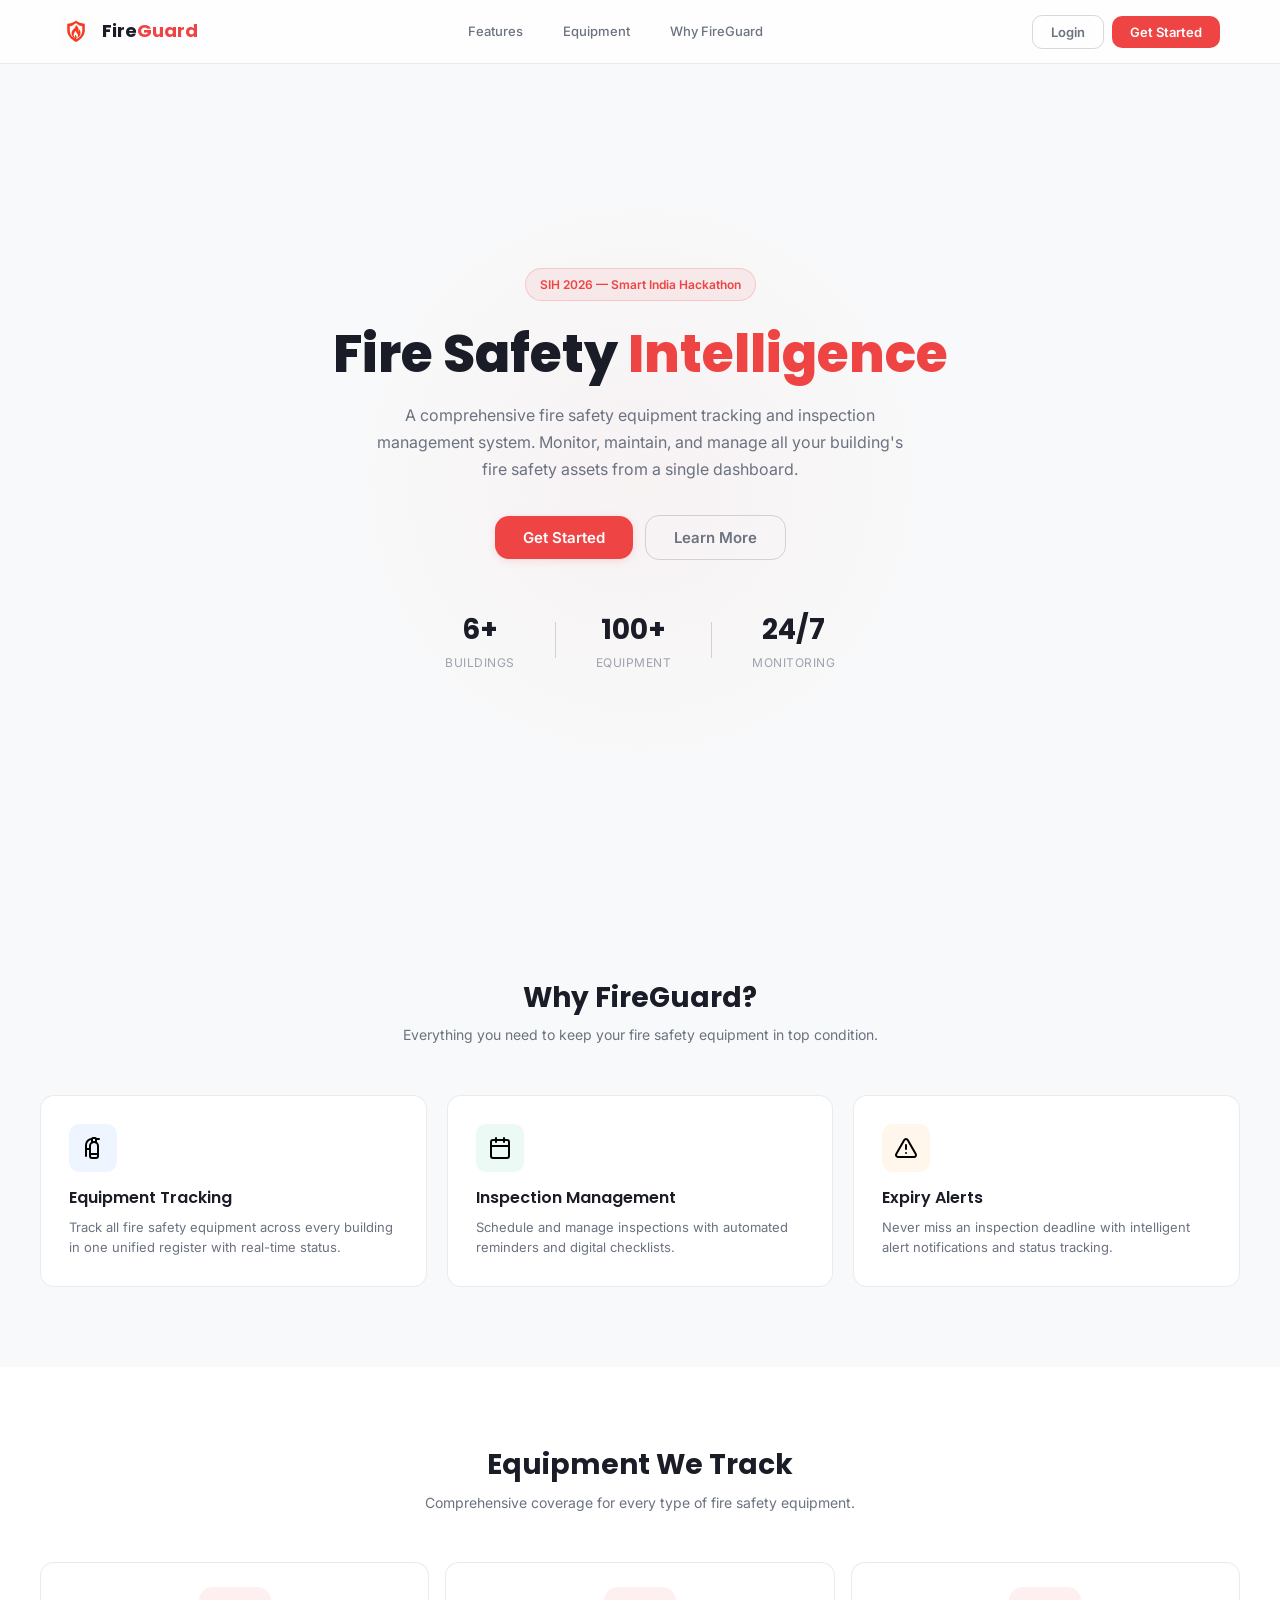
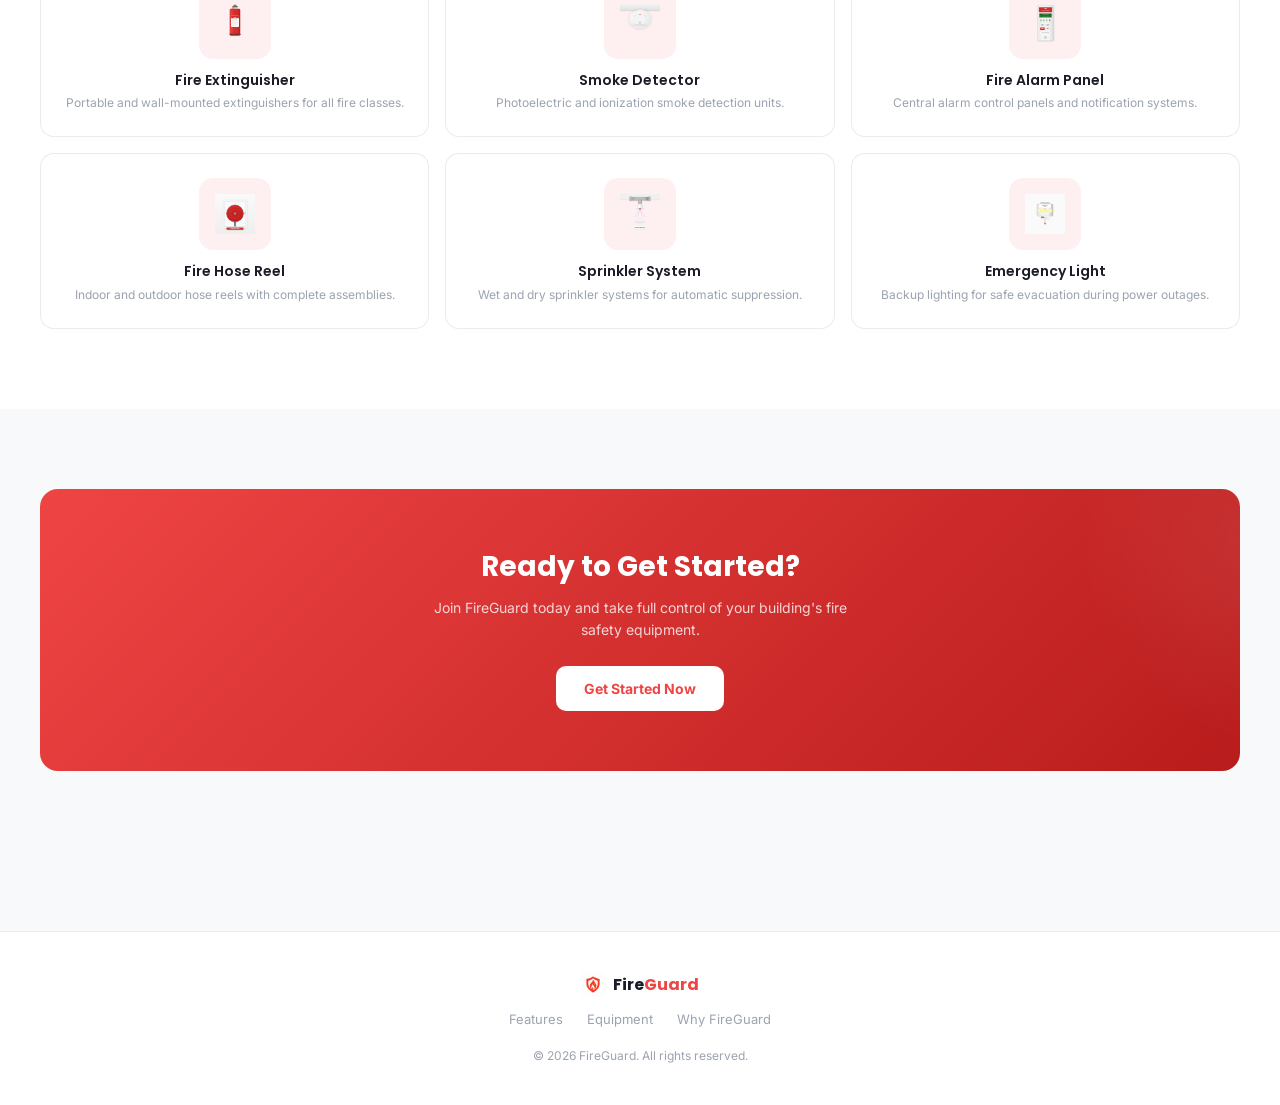
<file: index.html>
<!DOCTYPE html>
<html lang="en">
<head>
    <meta charset="UTF-8">
    <meta name="viewport" content="width=device-width, initial-scale=1.0">
    <title>FireGuard — Fire Safety Equipment Register</title>
    <link rel="icon" href="images/logos/logo.svg" type="image/svg+xml">
    <link rel="preconnect" href="https://fonts.googleapis.com">
    <link rel="preconnect" href="https://fonts.gstatic.com" crossorigin>
    <link href="https://fonts.googleapis.com/css2?family=Inter:wght@400;500;600;700&family=Poppins:wght@400;500;600;700;800&display=swap" rel="stylesheet">
    <link rel="stylesheet" href="css/components.css">
    <link rel="stylesheet" href="css/landing.css">
    <link rel="stylesheet" href="css/login.css">
    <link rel="stylesheet" href="css/responsive.css">
</head>
<body>

    <!-- Header -->
    <header id="lg-header" class="lg-header">
        <div class="lg-header-inner">
            <a href="index.html" class="lg-logo">
                <img src="images/logos/logo.svg" alt="FireGuard" width="32" height="32">
                <span class="lg-logo-text">Fire<span>Guard</span></span>
            </a>
            <nav id="lg-nav" class="lg-nav">
                <a href="#features" class="lg-nav-link">Features</a>
                <a href="#equipment-types" class="lg-nav-link">Equipment</a>
                <a href="#cta" class="lg-nav-link">Why FireGuard</a>
            </nav>
            <div class="lg-nav-actions">
                <button type="button" class="lg-nav-btn lg-nav-btn-outline" data-open-login>Login</button>
                <button type="button" class="lg-nav-btn lg-nav-btn-primary" data-open-login>Get Started</button>
            </div>
            <button id="lg-menu-toggle" class="lg-menu-toggle" aria-label="Toggle menu">
                <img src="icons/menu.svg" alt="" width="24" height="24">
            </button>
        </div>
    </header>

    <!-- Hero -->
    <section class="lg-hero">
        <div class="lg-hero-content">
            <div class="lg-hero-badge">SIH 2026 — Smart India Hackathon</div>
            <h1 class="lg-hero-title">Fire Safety <span>Intelligence</span></h1>
            <p class="lg-hero-desc">
                A comprehensive fire safety equipment tracking and inspection management system.
                Monitor, maintain, and manage all your building's fire safety assets from a single dashboard.
            </p>
            <div class="lg-hero-actions">
                <button type="button" class="btn btn-primary btn-lg" data-open-login>Get Started</button>
                <a href="#features" class="btn btn-ghost btn-lg">Learn More</a>
            </div>
            <div class="lg-hero-stats">
                <div class="lg-hero-stat">
                    <div class="lg-hero-stat-num">6+</div>
                    <div class="lg-hero-stat-label">Buildings</div>
                </div>
                <div class="lg-hero-stat-divider"></div>
                <div class="lg-hero-stat">
                    <div class="lg-hero-stat-num">100+</div>
                    <div class="lg-hero-stat-label">Equipment</div>
                </div>
                <div class="lg-hero-stat-divider"></div>
                <div class="lg-hero-stat">
                    <div class="lg-hero-stat-num">24/7</div>
                    <div class="lg-hero-stat-label">Monitoring</div>
                </div>
            </div>
        </div>
    </section>

    <!-- Features -->
    <section id="features" class="lg-section">
        <div class="lg-section-header">
            <h2 class="lg-section-title">Why FireGuard?</h2>
            <p class="lg-section-desc">Everything you need to keep your fire safety equipment in top condition.</p>
        </div>
        <div class="lg-features-grid">
            <div class="lg-feature-card">
                <div class="lg-feature-icon blue">
                    <img src="icons/equipment.svg" alt="" width="24" height="24">
                </div>
                <h3 class="lg-feature-title">Equipment Tracking</h3>
                <p class="lg-feature-desc">Track all fire safety equipment across every building in one unified register with real-time status.</p>
            </div>
            <div class="lg-feature-card">
                <div class="lg-feature-icon green">
                    <img src="icons/calendar.svg" alt="" width="24" height="24">
                </div>
                <h3 class="lg-feature-title">Inspection Management</h3>
                <p class="lg-feature-desc">Schedule and manage inspections with automated reminders and digital checklists.</p>
            </div>
            <div class="lg-feature-card">
                <div class="lg-feature-icon orange">
                    <img src="icons/warning.svg" alt="" width="24" height="24">
                </div>
                <h3 class="lg-feature-title">Expiry Alerts</h3>
                <p class="lg-feature-desc">Never miss an inspection deadline with intelligent alert notifications and status tracking.</p>
            </div>
        </div>
    </section>

    <!-- Equipment Types -->
    <section id="equipment-types" class="lg-section" style="background: var(--bg-surface);">
        <div class="lg-section-header">
            <h2 class="lg-section-title">Equipment We Track</h2>
            <p class="lg-section-desc">Comprehensive coverage for every type of fire safety equipment.</p>
        </div>
        <div class="lg-types-grid">
            <div class="lg-type-card">
                <div class="lg-type-img">
                    <img src="images/equipment/fire-extinguisher.svg" alt="Fire Extinguisher">
                </div>
                <h3 class="lg-type-name">Fire Extinguisher</h3>
                <p class="lg-type-desc">Portable and wall-mounted extinguishers for all fire classes.</p>
            </div>
            <div class="lg-type-card">
                <div class="lg-type-img">
                    <img src="images/equipment/smoke-detector.svg" alt="Smoke Detector">
                </div>
                <h3 class="lg-type-name">Smoke Detector</h3>
                <p class="lg-type-desc">Photoelectric and ionization smoke detection units.</p>
            </div>
            <div class="lg-type-card">
                <div class="lg-type-img">
                    <img src="images/equipment/fire-alarm-panel.svg" alt="Fire Alarm Panel">
                </div>
                <h3 class="lg-type-name">Fire Alarm Panel</h3>
                <p class="lg-type-desc">Central alarm control panels and notification systems.</p>
            </div>
            <div class="lg-type-card">
                <div class="lg-type-img">
                    <img src="images/equipment/hose-reel.svg" alt="Fire Hose Reel">
                </div>
                <h3 class="lg-type-name">Fire Hose Reel</h3>
                <p class="lg-type-desc">Indoor and outdoor hose reels with complete assemblies.</p>
            </div>
            <div class="lg-type-card">
                <div class="lg-type-img">
                    <img src="images/equipment/sprinkler.svg" alt="Sprinkler System">
                </div>
                <h3 class="lg-type-name">Sprinkler System</h3>
                <p class="lg-type-desc">Wet and dry sprinkler systems for automatic suppression.</p>
            </div>
            <div class="lg-type-card">
                <div class="lg-type-img">
                    <img src="images/equipment/emergency-light.svg" alt="Emergency Light">
                </div>
                <h3 class="lg-type-name">Emergency Light</h3>
                <p class="lg-type-desc">Backup lighting for safe evacuation during power outages.</p>
            </div>
        </div>
    </section>

    <!-- CTA -->
    <section id="cta" class="lg-section">
        <div class="lg-cta">
            <h2 class="lg-cta-title">Ready to Get Started?</h2>
            <p class="lg-cta-desc">Join FireGuard today and take full control of your building's fire safety equipment.</p>
            <button type="button" class="lg-cta-btn" data-open-login>Get Started Now</button>
        </div>
    </section>

    <!-- Footer -->
    <footer class="lg-footer">
        <div class="lg-footer-logo">
            <img src="images/logos/logo.svg" alt="FireGuard" width="24" height="24">
            <span>Fire<b>Guard</b></span>
        </div>
        <div class="lg-footer-links">
            <a href="#features">Features</a>
            <a href="#equipment-types">Equipment</a>
            <a href="#cta">Why FireGuard</a>
        </div>
        <p class="lg-footer-copy">&copy; 2026 FireGuard. All rights reserved.</p>
    </footer>

    <!-- Login Modal -->
    <div id="login-modal" class="login-modal-overlay">
        <div class="login-modal">
            <!-- Left: Form -->
            <div class="login-modal-left">
                <div class="login-modal-left-inner">
                    <a href="index.html" class="login-logo">
                        <img src="images/logos/logo.svg" alt="FireGuard Logo" width="36" height="36">
                        <span class="login-logo-text">Fire<span>Guard</span></span>
                    </a>
                    <h2 class="login-title">Welcome Back</h2>
                    <p class="login-subtitle">Sign in to your account</p>

                    <div id="login-error-msg" class="login-error" style="display: none;">
                        <img src="icons/warning.svg" alt="Warning" width="16" height="16">
                        <span id="login-error-text"></span>
                    </div>

                    <form id="login-form" class="login-form">
                        <div class="login-field">
                            <label for="username">Username</label>
                            <div class="login-input-wrap">
                                <img src="icons/profile.svg" alt="" class="login-input-icon" width="18" height="18">
                                <input id="username" type="text" placeholder="Enter username" autocomplete="username" required>
                            </div>
                            <span id="username-error" class="login-field-error"></span>
                        </div>

                        <div class="login-field">
                            <label for="password">Password</label>
                            <div class="login-input-wrap">
                                <img src="icons/profile.svg" alt="" class="login-input-icon" width="18" height="18">
                                <input id="password" type="password" placeholder="Enter password" autocomplete="current-password" required>
                                <button type="button" id="password-toggle" class="login-pw-toggle" tabindex="-1">
                                    <img src="icons/view.svg" alt="Toggle password visibility" width="18" height="18">
                                </button>
                            </div>
                            <span id="password-error" class="login-field-error"></span>
                        </div>

                        <div class="login-options">
                            <label class="login-remember">
                                <input type="checkbox" id="remember-me" hidden>
                                <span class="login-checkbox"></span>
                                <span>Remember me</span>
                            </label>
                            <a href="#" class="login-forgot">Forgot password?</a>
                        </div>

                        <button type="submit" id="login-btn" class="login-submit">
                            <span class="login-btn-text">Sign In</span>
                            <span class="login-btn-loader"></span>
                        </button>

                        <div class="login-divider">
                            <span>or</span>
                        </div>

                        <button type="button" id="demo-login-btn" class="login-demo-btn">
                            <img src="icons/equipment.svg" alt="" width="16" height="16">
                            Demo Login
                        </button>

                        <p class="login-demo">Demo: <strong>admin</strong> / <strong>admin123</strong></p>
                    </form>
                </div>
            </div>

            <!-- Right: Branding -->
            <div class="login-modal-right">
                <div class="login-modal-right-content">
                    <img src="images/logos/logo.svg" alt="FireGuard" width="48" height="48" class="login-modal-right-logo">
                    <h3>Fire Safety<br>Intelligence</h3>
                    <p>Track, manage, and inspect all your fire safety equipment from one powerful dashboard.</p>
                    <div class="login-modal-right-stats">
                        <div><strong>100+</strong><span>Equipment</span></div>
                        <div><strong>6+</strong><span>Buildings</span></div>
                        <div><strong>24/7</strong><span>Monitoring</span></div>
                    </div>
                </div>
            </div>

            <!-- Close button -->
            <button type="button" id="login-modal-close" class="login-modal-close" aria-label="Close login">
                <svg width="20" height="20" viewBox="0 0 24 24" fill="none" stroke="currentColor" stroke-width="2" stroke-linecap="round" stroke-linejoin="round"><line x1="18" y1="6" x2="6" y2="18"/><line x1="6" y1="6" x2="18" y2="18"/></svg>
            </button>
        </div>
    </div>

    <script src="js/landing.js"></script>
    <script src="js/login.js"></script>
</body>
</html>
</file>
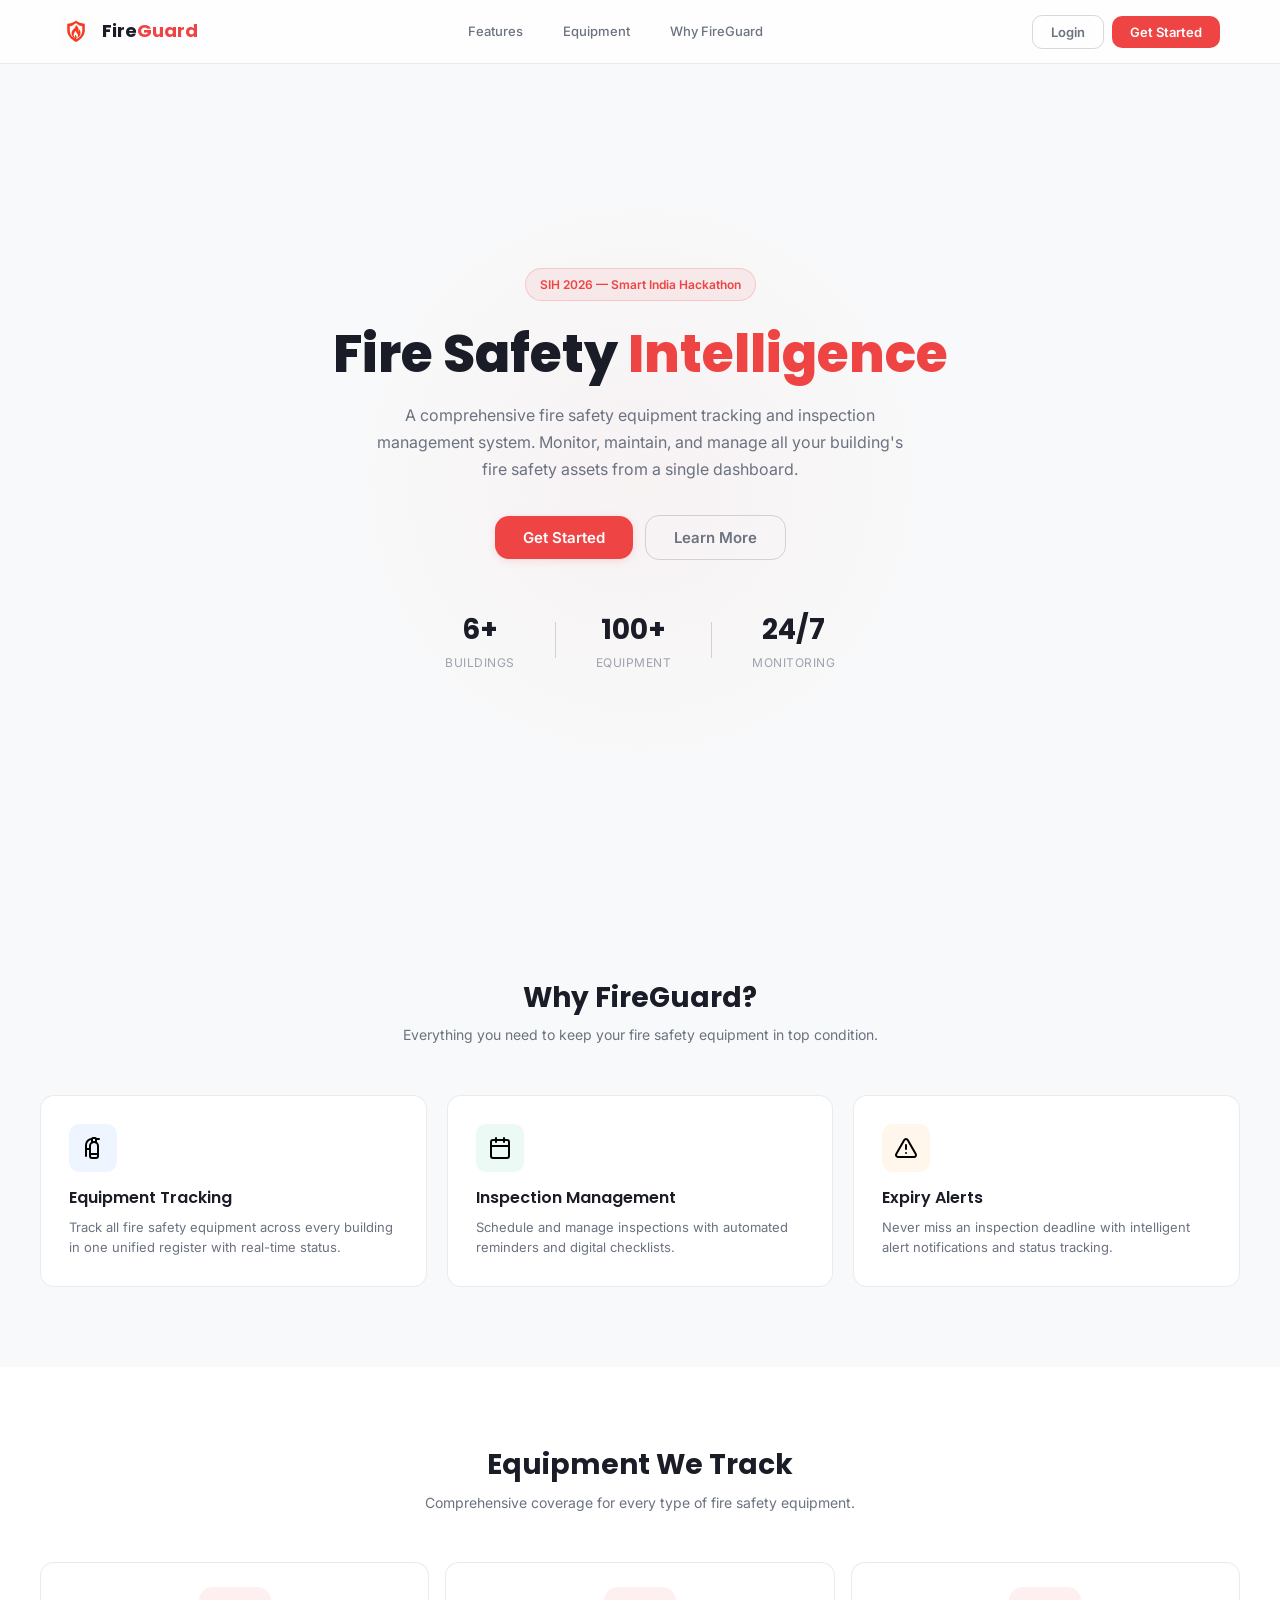
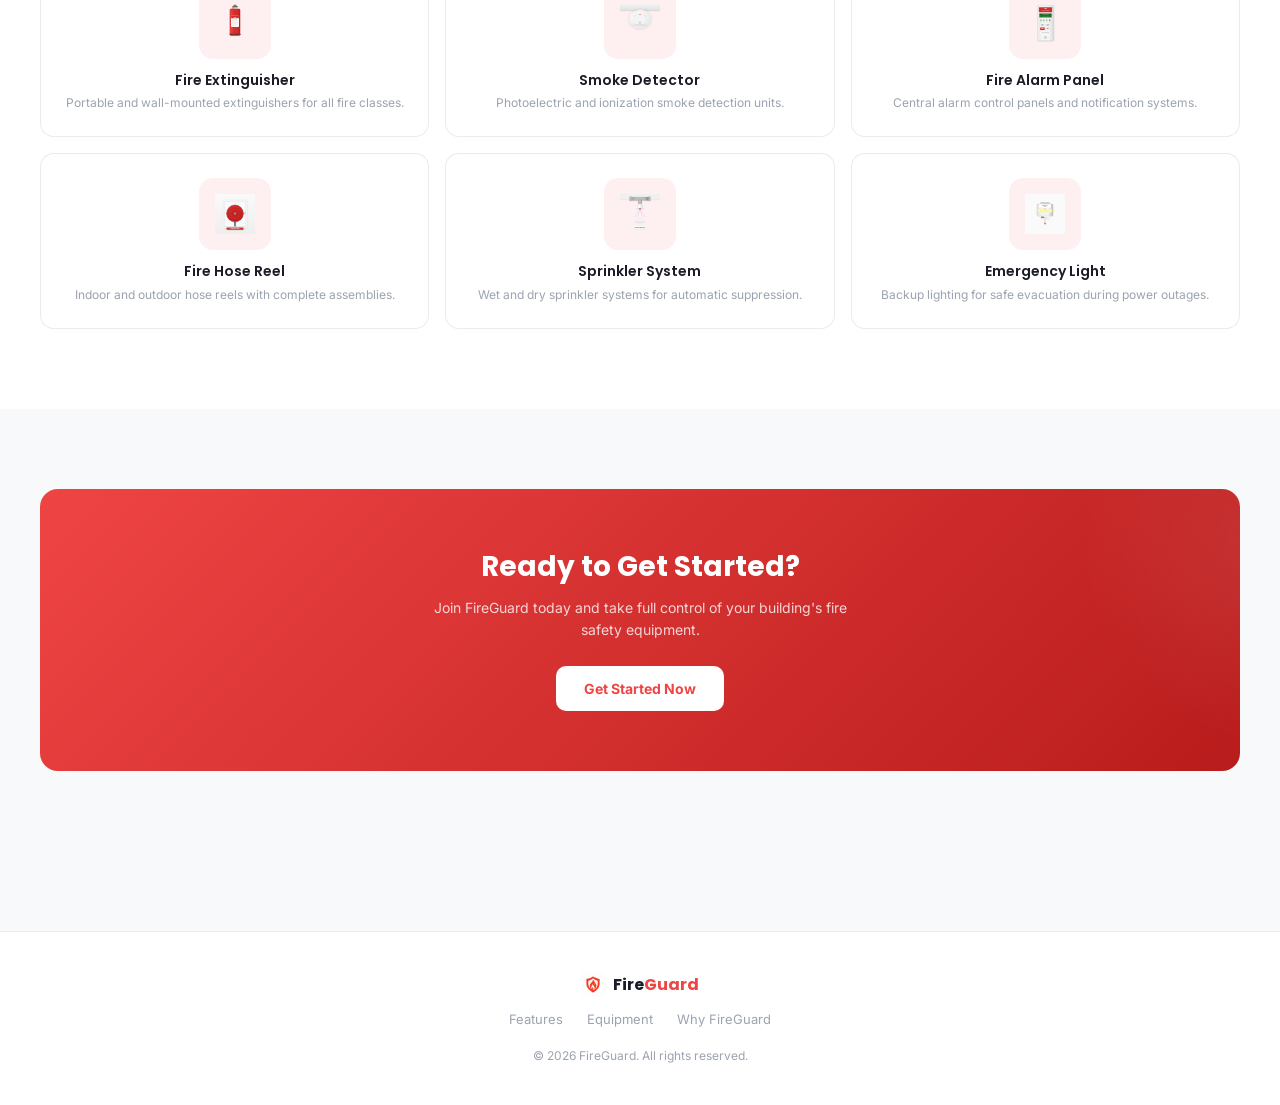
<file: add-equipment.html>
<!DOCTYPE html>
<html lang="en">
<head>
    <meta charset="UTF-8">
    <meta name="viewport" content="width=device-width, initial-scale=1.0">
    <title>Add Equipment — FireGuard</title>
    <link rel="icon" href="images/logos/logo.svg" type="image/svg+xml">
    <link rel="preconnect" href="https://fonts.googleapis.com">
    <link rel="preconnect" href="https://fonts.gstatic.com" crossorigin>
    <link href="https://fonts.googleapis.com/css2?family=Inter:wght@400;500;600;700&family=Poppins:wght@400;500;600;700;800&display=swap" rel="stylesheet">
    <link rel="stylesheet" href="css/components.css">
    <link rel="stylesheet" href="css/equipment.css">
    <link rel="stylesheet" href="css/form.css">
    <link rel="stylesheet" href="css/responsive.css">
</head>
<body class="app-body">

    <!-- Loading Overlay -->
    <div id="page-loader" class="loading-overlay">
        <div class="loading-spinner"></div>
        <div class="loading-text">Loading form...</div>
    </div>

    <!-- Top Bar -->
    <header class="topbar">
        <div class="topbar-inner">
            <div class="topbar-left">
                <a href="dashboard.html" class="topbar-logo">
                    <img src="images/logos/logo.svg" alt="FireGuard" width="28" height="28">
                    <span class="topbar-logo-text">Fire<span>Guard</span></span>
                </a>
                <nav class="topbar-nav" id="topbar-nav">
                    <a href="dashboard.html" class="topbar-link">
                        <img src="icons/dashboard.svg" alt="" width="16" height="16"> Dashboard
                    </a>
                    <a href="equipment.html" class="topbar-link">
                        <img src="icons/equipment.svg" alt="" width="16" height="16"> Equipment
                    </a>
                    <a href="add-equipment.html" class="topbar-link active">
                        <img src="icons/add.svg" alt="" width="16" height="16"> Add New
                    </a>
                </nav>
            </div>
            <div class="topbar-right">
                <div class="topbar-search">
                    <img src="icons/search.svg" alt="" width="18" height="18">
                    <input type="text" placeholder="Search...">
                </div>
                <button class="topbar-notif" id="topbar-notif-btn">
                    <img src="icons/notification.svg" alt="Notifications" width="20" height="20">
                    <span id="notification-badge" class="topbar-notif-badge"></span>
                </button>
                <div id="notif-dropdown" class="notif-dropdown">
                    <div class="notif-dropdown-header">
                        <h3>Notifications</h3>
                        <button id="notif-mark-read" class="notif-mark-read">Mark all read</button>
                    </div>
                    <div id="notif-list" class="notif-list"></div>
                </div>
                <button class="topbar-hamburger" id="topbar-menu-btn">
                    <img src="icons/menu.svg" alt="Menu" width="22" height="22">
                </button>
                <div class="topbar-profile" id="topbar-profile">
                    <div class="avatar">SO</div>
                    <span id="topbar-username">Safety Officer</span>
                    <div id="profile-dropdown" class="profile-dropdown">
                        <button class="dropdown-item" id="dropdown-profile">
                            <img src="icons/profile.svg" alt="" width="16" height="16">
                            Profile
                        </button>
                        <button class="dropdown-item" id="dropdown-settings">
                            <img src="icons/settings.svg" alt="" width="16" height="16">
                            Settings
                        </button>
                        <div class="dropdown-divider"></div>
                        <button id="dropdown-logout" class="dropdown-item danger">
                            <img src="icons/logout.svg" alt="" width="16" height="16">
                            Sign Out
                        </button>
                    </div>
                </div>
            </div>
        </div>
    </header>

    <!-- Main Content -->
    <main class="form-main">

        <!-- Hero Banner -->
        <div class="eq-hero">
            <div class="eq-hero-bg"></div>
            <div class="eq-hero-content">
                <div class="eq-hero-left">
                    <h1 class="eq-hero-title">Add New Equipment</h1>
                    <p class="eq-hero-sub">Register a new piece of fire safety equipment</p>
                </div>
                <div class="eq-hero-right">
                    <a href="equipment.html" class="eq-hero-btn">
                        <img src="icons/equipment.svg" alt="" width="16" height="16">
                        Back to Equipment
                    </a>
                </div>
            </div>
        </div>

        <form id="add-equipment-form">

            <!-- Step 1: Type Selection -->
            <div class="form-card form-card-step">
                <div class="form-card-step-badge">1</div>
                <div class="form-card-header">
                    <h2 class="form-card-title">Equipment Type</h2>
                    <p class="form-card-desc">Choose the type of equipment to register</p>
                </div>
                <div class="form-type-card">
                    <div class="form-type-card-inner">
                        <div class="form-type-preview">
                            <img id="form-preview-img" src="images/equipment/fire-extinguisher.svg" alt="Equipment Preview">
                        </div>
                        <div class="form-type-info">
                            <label class="form-label" for="equip-type">Equipment Type</label>
                            <select id="equip-type" class="form-select">
                                <option value="">Select an equipment type</option>
                                <option value="Fire Extinguisher">Fire Extinguisher</option>
                                <option value="Smoke Detector">Smoke Detector</option>
                                <option value="Fire Alarm Panel">Fire Alarm Panel</option>
                                <option value="Fire Hose Reel">Fire Hose Reel</option>
                                <option value="Sprinkler System">Sprinkler System</option>
                                <option value="Emergency Light">Emergency Light</option>
                            </select>
                            <p id="form-preview-hint" class="form-type-hint">Select an equipment type to preview</p>
                        </div>
                    </div>
                </div>
            </div>

            <!-- Step 2 & 3: Two-column layout -->
            <div class="form-card-grid">

                <!-- Step 2: Basic Information -->
                <div class="form-card form-card-step">
                    <div class="form-card-step-badge">2</div>
                    <div class="form-card-header">
                        <h2 class="form-card-title">Basic Information</h2>
                        <p class="form-card-desc">Where is the equipment located?</p>
                    </div>
                    <div class="form-card-body">
                        <div class="form-group">
                            <label class="form-label" for="equip-id">Equipment ID</label>
                            <input class="form-input" id="equip-id" type="text" placeholder="e.g., FE-006">
                            <span class="form-error" id="equip-id-error"></span>
                        </div>
                        <div class="form-group">
                            <label class="form-label" for="equip-building">Building</label>
                            <select class="form-select" id="equip-building">
                                <option value="">Select building</option>
                            </select>
                            <span class="form-error" id="equip-building-error"></span>
                        </div>
                        <div class="form-group">
                            <label class="form-label" for="equip-floor">Floor</label>
                            <select class="form-select" id="equip-floor">
                                <option value="">Select floor</option>
                            </select>
                            <span class="form-error" id="equip-floor-error"></span>
                        </div>
                    </div>
                </div>

                <!-- Step 3: Inspection Details -->
                <div class="form-card form-card-step">
                    <div class="form-card-step-badge">3</div>
                    <div class="form-card-header">
                        <h2 class="form-card-title">Inspection Details</h2>
                        <p class="form-card-desc">When was it installed and last checked?</p>
                    </div>
                    <div class="form-card-body">
                        <div class="form-group">
                            <label class="form-label" for="equip-install-date">Installation Date</label>
                            <input class="form-input" id="equip-install-date" type="date">
                            <span class="form-error" id="equip-install-date-error"></span>
                        </div>
                        <div class="form-group">
                            <label class="form-label" for="equip-last-inspection">Last Inspection Date</label>
                            <input class="form-input" id="equip-last-inspection" type="date">
                            <span class="form-error" id="equip-last-inspection-error"></span>
                        </div>
                        <div class="form-group">
                            <label class="form-label" for="equip-interval">Inspection Interval</label>
                            <select class="form-select" id="equip-interval">
                                <option value="">Select interval</option>
                                <option value="3">Every 3 Months</option>
                                <option value="6">Every 6 Months</option>
                                <option value="12">Every 12 Months</option>
                                <option value="24">Every 24 Months</option>
                            </select>
                            <span class="form-error" id="equip-interval-error"></span>
                        </div>
                    </div>
                </div>

            </div>

            <!-- Step 4: Remarks -->
            <div class="form-card form-card-step">
                <div class="form-card-step-badge">4</div>
                <div class="form-card-header">
                    <h2 class="form-card-title">Additional Notes</h2>
                    <p class="form-card-desc">Any remarks about this equipment's condition</p>
                </div>
                <div class="form-card-body">
                    <div class="form-group">
                        <label class="form-label" for="equip-remarks">Remarks</label>
                        <textarea class="form-textarea" id="equip-remarks" rows="3" placeholder="Any notes about this equipment's condition, maintenance history, etc."></textarea>
                    </div>
                </div>
            </div>

            <!-- Actions -->
            <div class="form-actions">
                <a href="equipment.html" class="btn btn-ghost">Cancel</a>
                <button type="reset" class="btn btn-ghost">Reset Form</button>
                <button type="submit" class="btn btn-primary btn-lg">
                    <img src="icons/add.svg" alt="" width="16" height="16"> Save Equipment
                </button>
            </div>
        </form>
            </div>
        </form>
    </main>

    <!-- Footer -->
    <footer class="app-footer">
        <div class="app-footer-inner">
            <div class="app-footer-left">
                <a href="dashboard.html" class="app-footer-logo">
                    <img src="images/logos/logo.svg" alt="FireGuard" width="20" height="20">
                    <span>Fire<b>Guard</b></span>
                </a>
                <span class="app-footer-copy">&copy; 2026 FireGuard. All rights reserved.</span>
            </div>
            <div class="app-footer-links">
                <a href="dashboard.html">Dashboard</a>
                <a href="equipment.html">Equipment</a>
                <a href="add-equipment.html">Add New</a>
            </div>
        </div>
    </footer>

    <!-- Profile Modal -->
    <div id="profile-modal-overlay" class="modal-overlay">
        <div class="modal profile-modal">
            <div class="modal-header">
                <h2>My Profile</h2>
                <button id="profile-modal-close" class="modal-close">&times;</button>
            </div>
            <div class="modal-body">
                <div class="profile-modal-top">
                    <div class="profile-modal-avatar" id="profile-modal-avatar">SO</div>
                    <div>
                        <h3 id="profile-modal-name">Safety Officer</h3>
                        <p id="profile-modal-role">Fire Safety Inspector</p>
                    </div>
                </div>
                <div class="profile-modal-fields">
                    <div class="profile-field">
                        <label>Full Name</label>
                        <input type="text" id="profile-name-input" class="form-input">
                    </div>
                    <div class="profile-field">
                        <label>Email</label>
                        <input type="email" id="profile-email-input" class="form-input">
                    </div>
                    <div class="profile-field">
                        <label>Role</label>
                        <input type="text" id="profile-role-input" class="form-input">
                    </div>
                </div>
            </div>
            <div class="modal-footer">
                <button id="profile-cancel-btn" class="btn btn-ghost">Cancel</button>
                <button id="profile-save-btn" class="btn btn-primary">Save Changes</button>
            </div>
        </div>
    </div>

    <!-- Settings Modal -->
    <div id="settings-modal-overlay" class="modal-overlay">
        <div class="modal settings-modal">
            <div class="modal-header">
                <h2>Settings</h2>
                <button id="settings-modal-close" class="modal-close">&times;</button>
            </div>
            <div class="modal-body">
                <div class="settings-group">
                    <div class="settings-row">
                        <div class="settings-row-info">
                            <h4>Desktop Notifications</h4>
                            <p>Show alerts for overdue and due-soon equipment</p>
                        </div>
                        <label class="toggle">
                            <input type="checkbox" id="setting-notifications" checked>
                            <span class="toggle-slider"></span>
                        </label>
                    </div>
                    <div class="settings-row">
                        <div class="settings-row-info">
                            <h4>Compact View</h4>
                            <p>Show more items per row on the equipment list</p>
                        </div>
                        <label class="toggle">
                            <input type="checkbox" id="setting-compact">
                            <span class="toggle-slider"></span>
                        </label>
                    </div>
                    <div class="settings-row">
                        <div class="settings-row-info">
                            <h4>Auto-refresh Dashboard</h4>
                            <p>Refresh stats every 60 seconds</p>
                        </div>
                        <label class="toggle">
                            <input type="checkbox" id="setting-autorefresh">
                            <span class="toggle-slider"></span>
                        </label>
                    </div>
                </div>
            </div>
            <div class="modal-footer">
                <button id="settings-cancel-btn" class="btn btn-ghost">Cancel</button>
                <button id="settings-save-btn" class="btn btn-primary">Save Settings</button>
            </div>
        </div>
    </div>

    <script src="js/data.js?v=2"></script>
    <script src="js/app.js?v=2"></script>
    <script src="js/form.js?v=2"></script>
    <script>
        window.addEventListener("load", function() {
            var loader = document.getElementById("page-loader");
            if (loader) { loader.classList.add("hidden"); setTimeout(function(){ loader.remove(); }, 300); }
        });
    </script>
</body>
</html>
</file>
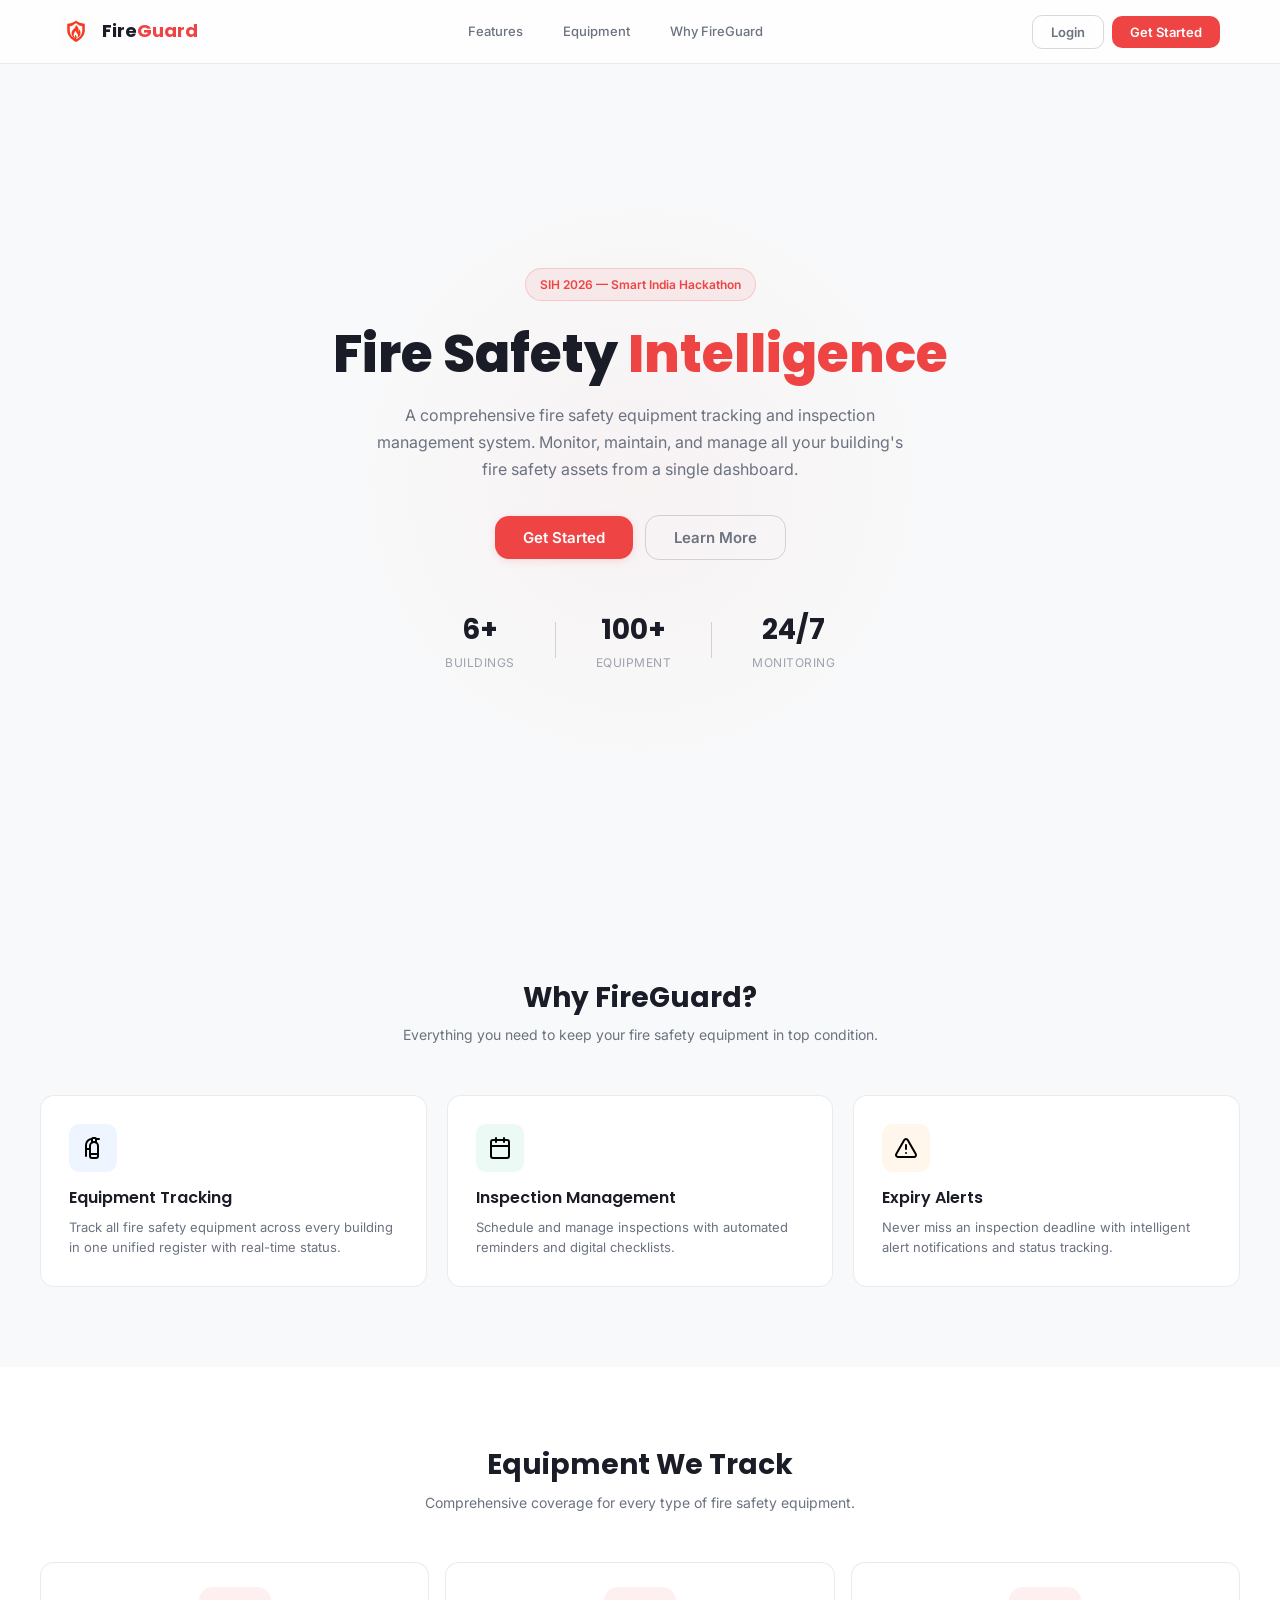
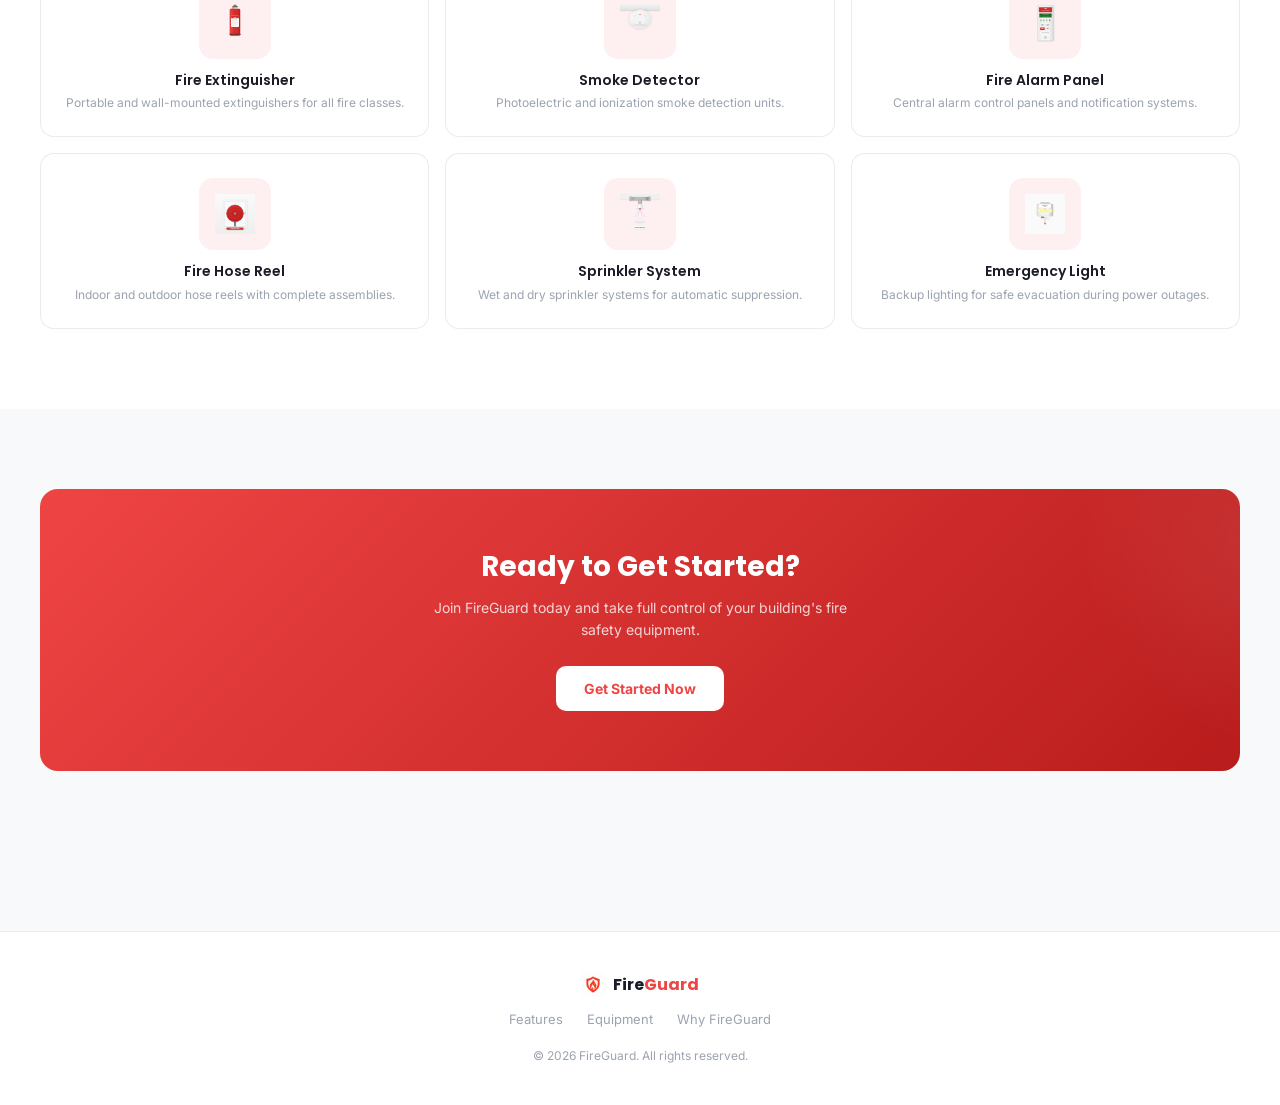
<file: dashboard.html>
<!DOCTYPE html>
<html lang="en">
<head>
    <meta charset="UTF-8">
    <meta name="viewport" content="width=device-width, initial-scale=1.0">
    <title>Dashboard — FireGuard</title>
    <link rel="icon" href="images/logos/logo.svg" type="image/svg+xml">
    <link rel="preconnect" href="https://fonts.googleapis.com">
    <link rel="preconnect" href="https://fonts.gstatic.com" crossorigin>
    <link href="https://fonts.googleapis.com/css2?family=Inter:wght@400;500;600;700&family=Poppins:wght@600;700;800&display=swap" rel="stylesheet">
    <link rel="stylesheet" href="css/components.css">
    <link rel="stylesheet" href="css/equipment.css">
    <link rel="stylesheet" href="css/dashboard.css">
    <link rel="stylesheet" href="css/responsive.css">
</head>
<body class="app-body">

    <!-- Loading Overlay -->
    <div id="page-loader" class="loading-overlay">
        <div class="loading-spinner"></div>
        <div class="loading-text">Loading dashboard...</div>
    </div>

    <!-- Top Bar -->
    <header class="topbar">
        <div class="topbar-inner">
            <div class="topbar-left">
                <a href="dashboard.html" class="topbar-logo">
                    <img src="images/logos/logo.svg" alt="FireGuard" width="28" height="28">
                    <span class="topbar-logo-text">Fire<span>Guard</span></span>
                </a>
                <nav class="topbar-nav" id="topbar-nav">
                    <a href="dashboard.html" class="topbar-link active">
                        <img src="icons/dashboard.svg" alt="" width="18" height="18">
                        Dashboard
                    </a>
                    <a href="equipment.html" class="topbar-link">
                        <img src="icons/equipment.svg" alt="" width="18" height="18">
                        Equipment
                    </a>
                    <a href="add-equipment.html" class="topbar-link">
                        <img src="icons/add.svg" alt="" width="18" height="18">
                        Add New
                    </a>
                </nav>
            </div>
            <div class="topbar-right">
                <div class="topbar-search">
                    <img src="icons/search.svg" alt="" width="18" height="18">
                    <input type="text" placeholder="Search...">
                </div>
                <button class="topbar-notif" id="topbar-notif-btn">
                    <img src="icons/notification.svg" alt="Notifications" width="20" height="20">
                    <span id="notification-badge" class="topbar-notif-badge"></span>
                </button>
                <div id="notif-dropdown" class="notif-dropdown">
                    <div class="notif-dropdown-header">
                        <h3>Notifications</h3>
                        <button id="notif-mark-read" class="notif-mark-read">Mark all read</button>
                    </div>
                    <div id="notif-list" class="notif-list"></div>
                </div>
                <button class="topbar-hamburger" id="topbar-menu-btn">
                    <img src="icons/menu.svg" alt="Menu" width="22" height="22">
                </button>
                <div class="topbar-profile" id="topbar-profile">
                    <div class="avatar">SO</div>
                    <span id="topbar-username" class="topbar-username">Safety Officer</span>
                    <div id="profile-dropdown" class="profile-dropdown">
                        <button class="dropdown-item" id="dropdown-profile">
                            <img src="icons/profile.svg" alt="" width="16" height="16">
                            Profile
                        </button>
                        <button class="dropdown-item" id="dropdown-settings">
                            <img src="icons/settings.svg" alt="" width="16" height="16">
                            Settings
                        </button>
                        <div class="dropdown-divider"></div>
                        <button id="dropdown-logout" class="dropdown-item danger">
                            <img src="icons/logout.svg" alt="" width="16" height="16">
                            Sign Out
                        </button>
                    </div>
                </div>
            </div>
        </div>
    </header>

    <!-- Main Content -->
    <main class="container">

        <!-- Page Header -->
        <!-- Hero Banner -->
        <div class="dash-hero">
            <div class="dash-hero-bg"></div>
            <div class="dash-hero-content">
                <div class="dash-hero-left">
                    <h1 class="dash-hero-title">Dashboard</h1>
                    <p class="dash-hero-sub"><span id="dashboard-greeting">Good Morning</span> &middot; <span id="dashboard-date"></span></p>
                </div>
                <div class="dash-hero-right">
                    <button id="reset-data-btn" class="dash-hero-btn" title="Reset all data to original demo dataset">
                        Reset Demo Data
                    </button>
                </div>
            </div>
        </div>

        <!-- Visual Status Ring + Stat Badges -->
        <div class="dash-overview">
            <div class="dash-ring-card">
                <div class="dash-ring-wrap">
                    <div id="status-ring" class="dash-ring">
                        <div class="dash-ring-center">
                            <span id="ring-total" class="dash-ring-num">0</span>
                            <span class="dash-ring-label">Total</span>
                        </div>
                    </div>
                </div>
                <div class="dash-ring-legend">
                    <div class="dash-ring-legend-item">
                        <span class="dash-dot green"></span>
                        <span class="dash-dot-label">Valid</span>
                        <span id="ring-valid" class="dash-dot-count">0</span>
                    </div>
                    <div class="dash-ring-legend-item">
                        <span class="dash-dot orange"></span>
                        <span class="dash-dot-label">Due Soon</span>
                        <span id="ring-due" class="dash-dot-count">0</span>
                    </div>
                    <div class="dash-ring-legend-item">
                        <span class="dash-dot red"></span>
                        <span class="dash-dot-label">Overdue</span>
                        <span id="ring-overdue" class="dash-dot-count">0</span>
                    </div>
                </div>
            </div>
            <div class="dash-quick-stats">
                <a href="equipment.html?type=Fire%20Extinguisher" class="dash-quick">
                    <div class="dash-quick-icon"><img src="images/equipment/fire-extinguisher.svg" alt=""></div>
                    <div class="dash-quick-info">
                        <span id="q-ext" class="dash-quick-num">0</span>
                        <span class="dash-quick-label">Extinguishers</span>
                    </div>
                </a>
                <a href="equipment.html?type=Smoke%20Detector" class="dash-quick">
                    <div class="dash-quick-icon"><img src="images/equipment/smoke-detector.svg" alt=""></div>
                    <div class="dash-quick-info">
                        <span id="q-det" class="dash-quick-num">0</span>
                        <span class="dash-quick-label">Detectors</span>
                    </div>
                </a>
                <a href="equipment.html?type=Fire%20Alarm%20Panel" class="dash-quick">
                    <div class="dash-quick-icon"><img src="images/equipment/fire-alarm-panel.svg" alt=""></div>
                    <div class="dash-quick-info">
                        <span id="q-alarm" class="dash-quick-num">0</span>
                        <span class="dash-quick-label">Alarm Panels</span>
                    </div>
                </a>
                <a href="equipment.html?type=Fire%20Hose%20Reel" class="dash-quick">
                    <div class="dash-quick-icon"><img src="images/equipment/hose-reel.svg" alt=""></div>
                    <div class="dash-quick-info">
                        <span id="q-hose" class="dash-quick-num">0</span>
                        <span class="dash-quick-label">Hose Reels</span>
                    </div>
                </a>
                <a href="equipment.html?type=Sprinkler%20System" class="dash-quick">
                    <div class="dash-quick-icon"><img src="images/equipment/sprinkler.svg" alt=""></div>
                    <div class="dash-quick-info">
                        <span id="q-spr" class="dash-quick-num">0</span>
                        <span class="dash-quick-label">Sprinklers</span>
                    </div>
                </a>
                <a href="equipment.html?type=Emergency%20Light" class="dash-quick">
                    <div class="dash-quick-icon"><img src="images/equipment/emergency-light.svg" alt=""></div>
                    <div class="dash-quick-info">
                        <span id="q-light" class="dash-quick-num">0</span>
                        <span class="dash-quick-label">Emergency Lights</span>
                    </div>
                </a>
            </div>
        </div>

        <!-- Status Breakdown Bar -->
        <div class="dash-status-bar">
            <div class="dash-status-bar-header">
                <h2>Inspection Status</h2>
                <div class="dash-status-bar-legend">
                    <span class="legend-item"><span class="legend-dot green"></span>Valid</span>
                    <span class="legend-item"><span class="legend-dot orange"></span>Due Soon</span>
                    <span class="legend-item"><span class="legend-dot red"></span>Overdue</span>
                </div>
            </div>
            <div id="status-bar-track" class="dash-status-bar-track"></div>
        </div>

        <!-- Two-Column Grid -->
        <div class="dash-grid">
            <!-- Left: Equipment by Type -->
            <div class="dash-card">
                <div class="dash-card-header">
                    <h2>Equipment by Type</h2>
                    <a href="equipment.html" class="view-all-link">View All</a>
                </div>
                <div id="dashboard-categories" class="dash-card-body"></div>
            </div>
            <!-- Right: Overdue Alerts -->
            <div class="dash-card dash-overdue">
                <div class="dash-card-header">
                    <h2>Overdue Alerts</h2>
                    <a id="overdue-count-badge" href="equipment.html?status=Overdue" class="view-all-link"></a>
                </div>
                <div id="dashboard-overdue" class="od-list"></div>
            </div>
        </div>

    </main>

    <!-- Footer -->
    <footer class="app-footer">
        <div class="app-footer-inner">
            <div class="app-footer-left">
                <a href="dashboard.html" class="app-footer-logo">
                    <img src="images/logos/logo.svg" alt="FireGuard" width="20" height="20">
                    <span>Fire<b>Guard</b></span>
                </a>
                <span class="app-footer-copy">&copy; 2026 FireGuard. All rights reserved.</span>
            </div>
            <div class="app-footer-links">
                <a href="dashboard.html">Dashboard</a>
                <a href="equipment.html">Equipment</a>
                <a href="add-equipment.html">Add New</a>
            </div>
        </div>
    </footer>

    <!-- View Modal -->
    <div id="view-modal-overlay" class="modal-overlay">
        <div class="modal">
            <div class="modal-header">
                <h2>Equipment Details</h2>
                <button id="view-modal-close" class="modal-close">&times;</button>
            </div>
            <div id="view-modal-body" class="modal-body"></div>
            <div class="modal-footer">
                <button id="view-modal-close-btn" class="btn btn-ghost">Close</button>
                <a id="view-modal-edit-btn" class="btn btn-primary">Edit Equipment</a>
            </div>
        </div>
    </div>

    <!-- Delete Modal -->
    <div id="delete-modal-overlay" class="modal-overlay">
        <div class="modal">
            <div class="modal-header">
                <h2>Delete Equipment</h2>
                <button id="delete-modal-close" class="modal-close">&times;</button>
            </div>
            <div class="modal-body delete-modal-body">
                <img src="icons/overdue.svg" alt="" class="delete-warning-icon" width="48" height="48">
                <p>Are you sure?</p>
                <p id="delete-modal-equipment-name" class="delete-equip-name"></p>
            </div>
            <div class="modal-footer">
                <button id="delete-cancel-btn" class="btn btn-ghost">Cancel</button>
                <button id="delete-confirm-btn" class="btn btn-danger">Delete</button>
            </div>
        </div>
    </div>

    <!-- Profile Modal -->
    <div id="profile-modal-overlay" class="modal-overlay">
        <div class="modal profile-modal">
            <div class="modal-header">
                <h2>My Profile</h2>
                <button id="profile-modal-close" class="modal-close">&times;</button>
            </div>
            <div class="modal-body">
                <div class="profile-modal-top">
                    <div class="profile-modal-avatar" id="profile-modal-avatar">SO</div>
                    <div>
                        <h3 id="profile-modal-name">Safety Officer</h3>
                        <p id="profile-modal-role">Fire Safety Inspector</p>
                    </div>
                </div>
                <div class="profile-modal-fields">
                    <div class="profile-field">
                        <label>Full Name</label>
                        <input type="text" id="profile-name-input" class="form-input">
                    </div>
                    <div class="profile-field">
                        <label>Email</label>
                        <input type="email" id="profile-email-input" class="form-input">
                    </div>
                    <div class="profile-field">
                        <label>Role</label>
                        <input type="text" id="profile-role-input" class="form-input">
                    </div>
                </div>
            </div>
            <div class="modal-footer">
                <button id="profile-cancel-btn" class="btn btn-ghost">Cancel</button>
                <button id="profile-save-btn" class="btn btn-primary">Save Changes</button>
            </div>
        </div>
    </div>

    <!-- Settings Modal -->
    <div id="settings-modal-overlay" class="modal-overlay">
        <div class="modal settings-modal">
            <div class="modal-header">
                <h2>Settings</h2>
                <button id="settings-modal-close" class="modal-close">&times;</button>
            </div>
            <div class="modal-body">
                <div class="settings-group">
                    <div class="settings-row">
                        <div class="settings-row-info">
                            <h4>Desktop Notifications</h4>
                            <p>Show alerts for overdue and due-soon equipment</p>
                        </div>
                        <label class="toggle">
                            <input type="checkbox" id="setting-notifications" checked>
                            <span class="toggle-slider"></span>
                        </label>
                    </div>
                    <div class="settings-row">
                        <div class="settings-row-info">
                            <h4>Compact View</h4>
                            <p>Show more items per row on the equipment list</p>
                        </div>
                        <label class="toggle">
                            <input type="checkbox" id="setting-compact">
                            <span class="toggle-slider"></span>
                        </label>
                    </div>
                    <div class="settings-row">
                        <div class="settings-row-info">
                            <h4>Auto-refresh Dashboard</h4>
                            <p>Refresh stats every 60 seconds</p>
                        </div>
                        <label class="toggle">
                            <input type="checkbox" id="setting-autorefresh">
                            <span class="toggle-slider"></span>
                        </label>
                    </div>
                </div>
            </div>
            <div class="modal-footer">
                <button id="settings-cancel-btn" class="btn btn-ghost">Cancel</button>
                <button id="settings-save-btn" class="btn btn-primary">Save Settings</button>
            </div>
        </div>
    </div>

    <!-- Scripts -->
    <script src="js/data.js?v=2"></script>
    <script src="js/app.js?v=2"></script>
    <script src="js/dashboard.js?v=2"></script>
    <script>
        window.addEventListener("load", function() {
            var loader = document.getElementById("page-loader");
            if (loader) { loader.classList.add("hidden"); setTimeout(function(){ loader.remove(); }, 300); }
        });
    </script>

</body>
</html>
</file>
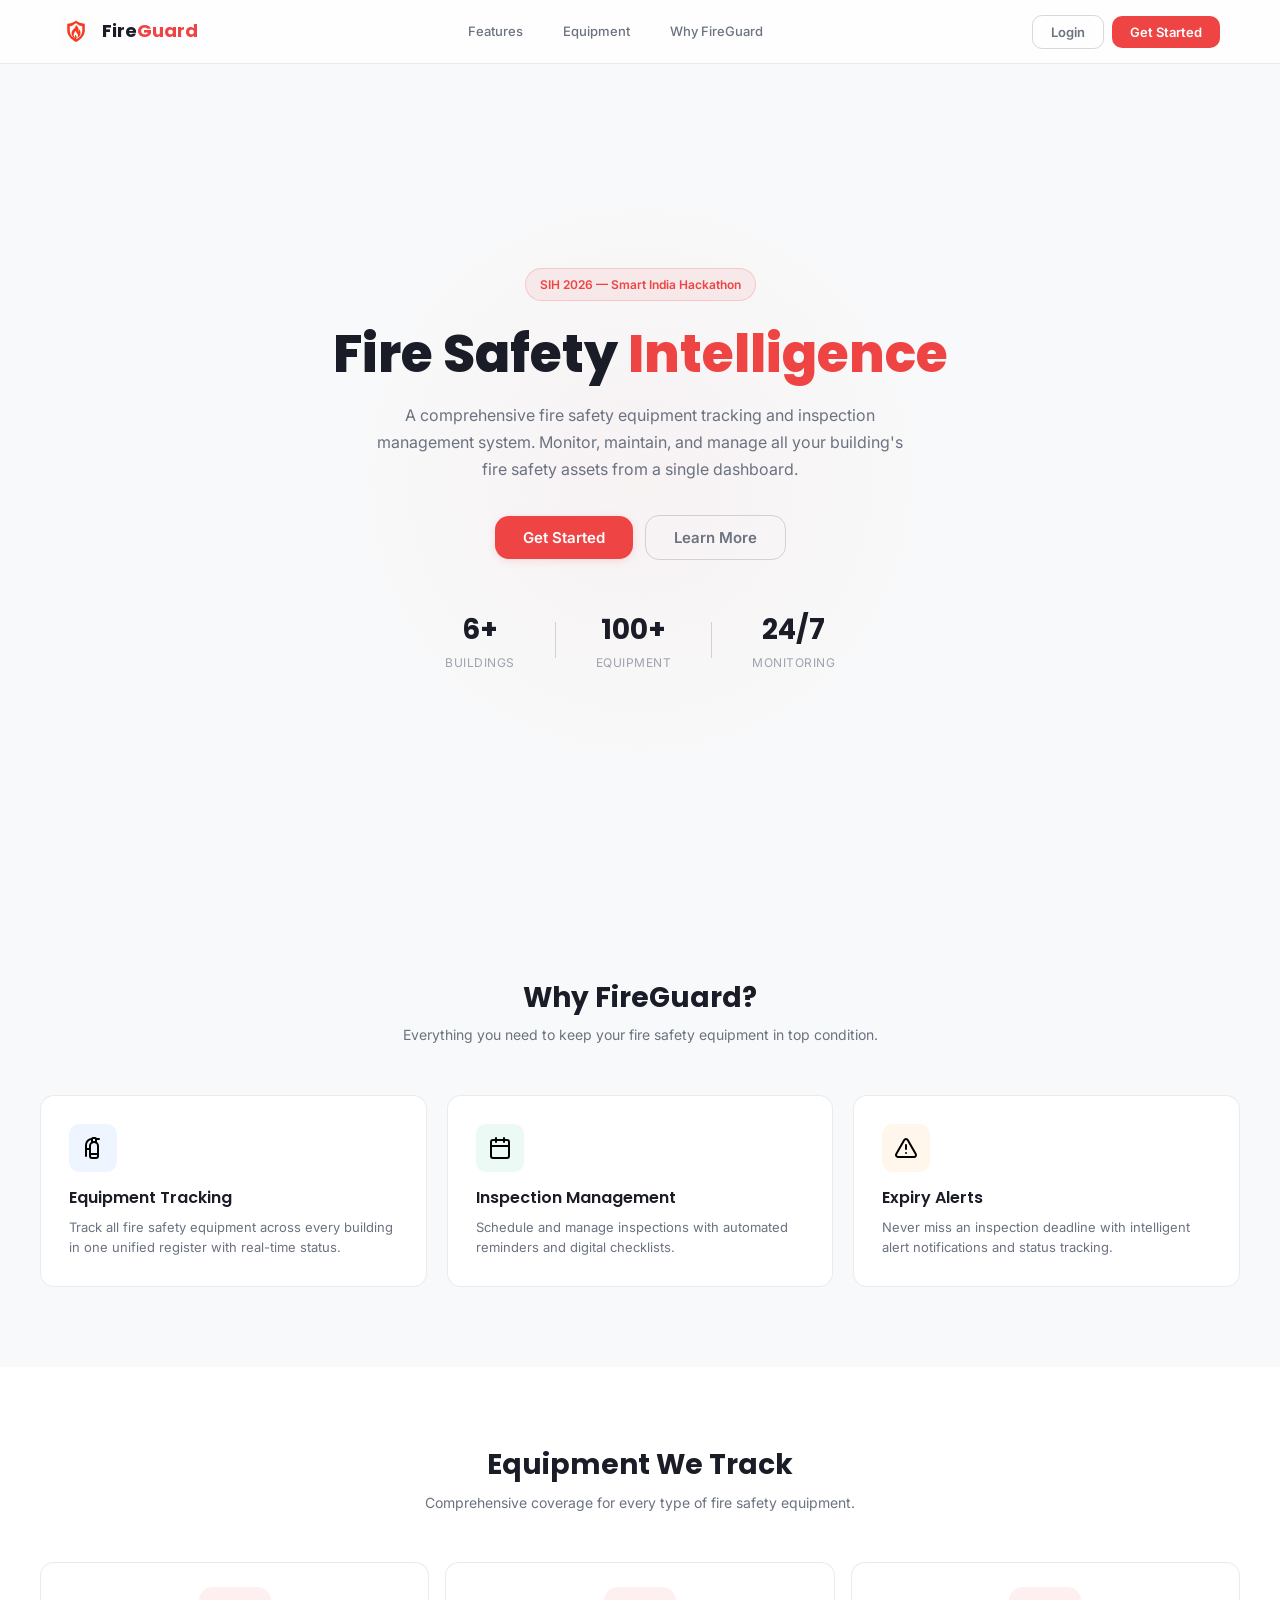
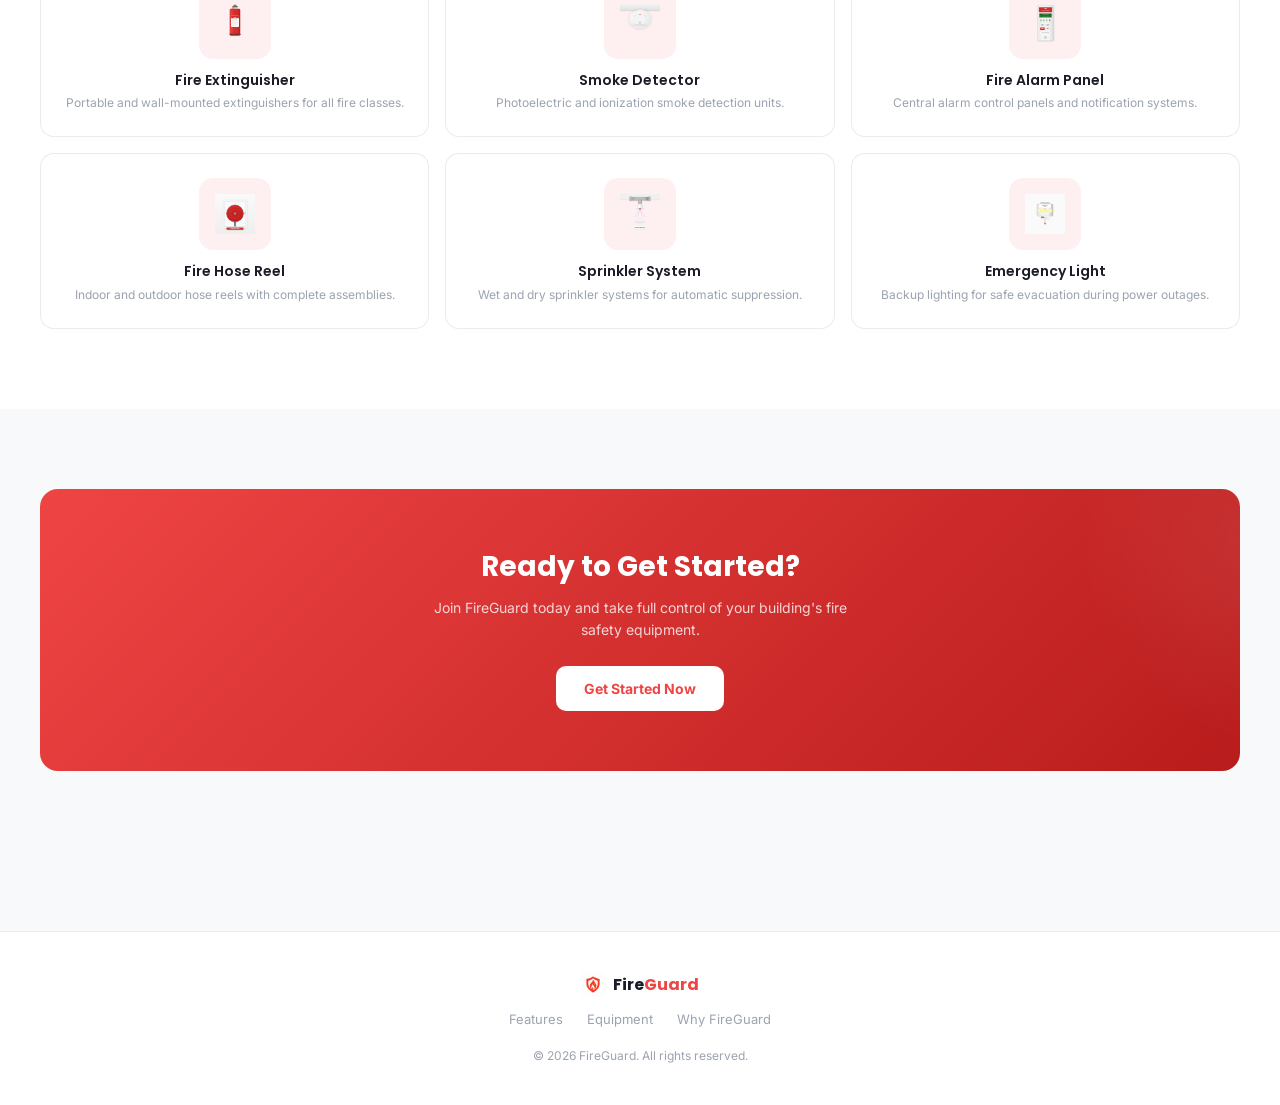
<file: edit-equipment.html>
<!DOCTYPE html>
<html lang="en">
<head>
    <meta charset="UTF-8">
    <meta name="viewport" content="width=device-width, initial-scale=1.0">
    <title>Edit Equipment — FireGuard</title>
    <link rel="icon" href="images/logos/logo.svg" type="image/svg+xml">
    <link rel="preconnect" href="https://fonts.googleapis.com">
    <link rel="preconnect" href="https://fonts.gstatic.com" crossorigin>
    <link href="https://fonts.googleapis.com/css2?family=Inter:wght@400;500;600;700&family=Poppins:wght@400;500;600;700;800&display=swap" rel="stylesheet">
    <link rel="stylesheet" href="css/components.css">
    <link rel="stylesheet" href="css/equipment.css">
    <link rel="stylesheet" href="css/form.css">
    <link rel="stylesheet" href="css/responsive.css">
</head>
<body class="app-body">

    <!-- Loading Overlay -->
    <div id="page-loader" class="loading-overlay">
        <div class="loading-spinner"></div>
        <div class="loading-text">Loading equipment...</div>
    </div>

    <!-- Top Bar -->
    <header class="topbar">
        <div class="topbar-inner">
            <div class="topbar-left">
                <a href="dashboard.html" class="topbar-logo">
                    <img src="images/logos/logo.svg" alt="FireGuard" width="28" height="28">
                    <span class="topbar-logo-text">Fire<span>Guard</span></span>
                </a>
                <nav class="topbar-nav" id="topbar-nav">
                    <a href="dashboard.html" class="topbar-link">
                        <img src="icons/dashboard.svg" alt="" width="16" height="16"> Dashboard
                    </a>
                    <a href="equipment.html" class="topbar-link">
                        <img src="icons/equipment.svg" alt="" width="16" height="16"> Equipment
                    </a>
                    <a href="add-equipment.html" class="topbar-link">
                        <img src="icons/add.svg" alt="" width="16" height="16"> Add New
                    </a>
                </nav>
            </div>
            <div class="topbar-right">
                <div class="topbar-search">
                    <img src="icons/search.svg" alt="" width="18" height="18">
                    <input type="text" placeholder="Search...">
                </div>
                <button class="topbar-notif" id="topbar-notif-btn">
                    <img src="icons/notification.svg" alt="Notifications" width="20" height="20">
                    <span id="notification-badge" class="topbar-notif-badge"></span>
                </button>
                <div id="notif-dropdown" class="notif-dropdown">
                    <div class="notif-dropdown-header">
                        <h3>Notifications</h3>
                        <button id="notif-mark-read" class="notif-mark-read">Mark all read</button>
                    </div>
                    <div id="notif-list" class="notif-list"></div>
                </div>
                <button class="topbar-hamburger" id="topbar-menu-btn">
                    <img src="icons/menu.svg" alt="Menu" width="22" height="22">
                </button>
                <div class="topbar-profile" id="topbar-profile">
                    <div class="avatar">SO</div>
                    <span id="topbar-username">Safety Officer</span>
                    <div id="profile-dropdown" class="profile-dropdown">
                        <button class="dropdown-item" id="dropdown-profile">
                            <img src="icons/profile.svg" alt="" width="16" height="16">
                            Profile
                        </button>
                        <button class="dropdown-item" id="dropdown-settings">
                            <img src="icons/settings.svg" alt="" width="16" height="16">
                            Settings
                        </button>
                        <div class="dropdown-divider"></div>
                        <button id="dropdown-logout" class="dropdown-item danger">
                            <img src="icons/logout.svg" alt="" width="16" height="16">
                            Sign Out
                        </button>
                    </div>
                </div>
            </div>
        </div>
    </header>

    <!-- Main Content -->
    <main class="form-main">
        <div class="form-page-header">
            <h1 class="form-page-title">Edit Equipment</h1>
            <p id="edit-subtitle" class="form-page-subtitle">Update equipment details</p>
        </div>

        <div id="edit-not-found" style="display:none;">
            <div class="edit-not-found">
                <div class="edit-not-found-icon">
                    <img src="icons/warning.svg" alt="" width="40" height="40">
                </div>
                <h3>Equipment Not Found</h3>
                <p>The equipment you're looking for doesn't exist.</p>
                <a href="equipment.html" class="btn btn-primary">Back to Equipment</a>
            </div>
        </div>

        <div id="edit-form-card">
            <form id="edit-equipment-form">

                <!-- Equipment Type Preview Card -->
                <div class="form-type-card">
                    <div class="form-type-card-inner">
                        <div class="form-type-preview">
                            <img id="form-preview-img" src="images/equipment/fire-extinguisher.svg" alt="Equipment Preview">
                        </div>
                        <div class="form-type-info">
                            <label class="form-label" for="equip-type">Equipment Type</label>
                            <select id="equip-type" class="form-select">
                                <option value="">Select an equipment type</option>
                                <option value="Fire Extinguisher">Fire Extinguisher</option>
                                <option value="Smoke Detector">Smoke Detector</option>
                                <option value="Fire Alarm Panel">Fire Alarm Panel</option>
                                <option value="Fire Hose Reel">Fire Hose Reel</option>
                                <option value="Sprinkler System">Sprinkler System</option>
                                <option value="Emergency Light">Emergency Light</option>
                            </select>
                            <p id="form-preview-hint" class="form-type-hint"></p>
                        </div>
                    </div>
                </div>

                <!-- Form Grid -->
                <div class="form-section">
                    <h2 class="form-section-title">Basic Information</h2>
                    <div class="form-grid">
                        <div class="form-group">
                            <label class="form-label" for="equip-id">Equipment ID</label>
                            <input class="form-input" id="equip-id" type="text" readonly>
                            <span class="form-error" id="equip-id-error"></span>
                        </div>
                        <div class="form-group">
                            <label class="form-label" for="equip-building">Building</label>
                            <select class="form-select" id="equip-building">
                                <option value="">Select building</option>
                            </select>
                            <span class="form-error" id="equip-building-error"></span>
                        </div>
                        <div class="form-group">
                            <label class="form-label" for="equip-floor">Floor</label>
                            <select class="form-select" id="equip-floor">
                                <option value="">Select floor</option>
                            </select>
                            <span class="form-error" id="equip-floor-error"></span>
                        </div>
                    </div>
                </div>

                <div class="form-section">
                    <h2 class="form-section-title">Inspection Details</h2>
                    <div class="form-grid">
                        <div class="form-group">
                            <label class="form-label" for="equip-install-date">Installation Date</label>
                            <input class="form-input" id="equip-install-date" type="date">
                            <span class="form-error" id="equip-install-date-error"></span>
                        </div>
                        <div class="form-group">
                            <label class="form-label" for="equip-last-inspection">Last Inspection Date</label>
                            <input class="form-input" id="equip-last-inspection" type="date">
                            <span class="form-error" id="equip-last-inspection-error"></span>
                        </div>
                        <div class="form-group">
                            <label class="form-label" for="equip-interval">Inspection Interval</label>
                            <select class="form-select" id="equip-interval">
                                <option value="">Select interval</option>
                                <option value="3">Every 3 Months</option>
                                <option value="6">Every 6 Months</option>
                                <option value="12">Every 12 Months</option>
                                <option value="24">Every 24 Months</option>
                            </select>
                            <span class="form-error" id="equip-interval-error"></span>
                        </div>
                    </div>
                </div>

                <div class="form-section">
                    <h2 class="form-section-title">Additional Notes</h2>
                    <div class="form-group">
                        <label class="form-label" for="equip-remarks">Remarks</label>
                        <textarea class="form-textarea" id="equip-remarks" rows="3" placeholder="Any notes about this equipment's condition, maintenance history, etc."></textarea>
                    </div>
                </div>

                <!-- Actions -->
                <div class="form-actions">
                    <a href="equipment.html" class="btn btn-ghost">Cancel</a>
                    <button type="submit" class="btn btn-primary">
                        <img src="icons/edit.svg" alt="" width="16" height="16"> Update Equipment
                    </button>
                </div>
            </form>
        </div>
    </main>

    <!-- Footer -->
    <footer class="app-footer">
        <div class="app-footer-inner">
            <div class="app-footer-left">
                <a href="dashboard.html" class="app-footer-logo">
                    <img src="images/logos/logo.svg" alt="FireGuard" width="20" height="20">
                    <span>Fire<b>Guard</b></span>
                </a>
                <span class="app-footer-copy">&copy; 2026 FireGuard. All rights reserved.</span>
            </div>
            <div class="app-footer-links">
                <a href="dashboard.html">Dashboard</a>
                <a href="equipment.html">Equipment</a>
                <a href="add-equipment.html">Add New</a>
            </div>
        </div>
    </footer>

    <!-- Profile Modal -->
    <div id="profile-modal-overlay" class="modal-overlay">
        <div class="modal profile-modal">
            <div class="modal-header">
                <h2>My Profile</h2>
                <button id="profile-modal-close" class="modal-close">&times;</button>
            </div>
            <div class="modal-body">
                <div class="profile-modal-top">
                    <div class="profile-modal-avatar" id="profile-modal-avatar">SO</div>
                    <div>
                        <h3 id="profile-modal-name">Safety Officer</h3>
                        <p id="profile-modal-role">Fire Safety Inspector</p>
                    </div>
                </div>
                <div class="profile-modal-fields">
                    <div class="profile-field">
                        <label>Full Name</label>
                        <input type="text" id="profile-name-input" class="form-input">
                    </div>
                    <div class="profile-field">
                        <label>Email</label>
                        <input type="email" id="profile-email-input" class="form-input">
                    </div>
                    <div class="profile-field">
                        <label>Role</label>
                        <input type="text" id="profile-role-input" class="form-input">
                    </div>
                </div>
            </div>
            <div class="modal-footer">
                <button id="profile-cancel-btn" class="btn btn-ghost">Cancel</button>
                <button id="profile-save-btn" class="btn btn-primary">Save Changes</button>
            </div>
        </div>
    </div>

    <!-- Settings Modal -->
    <div id="settings-modal-overlay" class="modal-overlay">
        <div class="modal settings-modal">
            <div class="modal-header">
                <h2>Settings</h2>
                <button id="settings-modal-close" class="modal-close">&times;</button>
            </div>
            <div class="modal-body">
                <div class="settings-group">
                    <div class="settings-row">
                        <div class="settings-row-info">
                            <h4>Desktop Notifications</h4>
                            <p>Show alerts for overdue and due-soon equipment</p>
                        </div>
                        <label class="toggle">
                            <input type="checkbox" id="setting-notifications" checked>
                            <span class="toggle-slider"></span>
                        </label>
                    </div>
                    <div class="settings-row">
                        <div class="settings-row-info">
                            <h4>Compact View</h4>
                            <p>Show more items per row on the equipment list</p>
                        </div>
                        <label class="toggle">
                            <input type="checkbox" id="setting-compact">
                            <span class="toggle-slider"></span>
                        </label>
                    </div>
                    <div class="settings-row">
                        <div class="settings-row-info">
                            <h4>Auto-refresh Dashboard</h4>
                            <p>Refresh stats every 60 seconds</p>
                        </div>
                        <label class="toggle">
                            <input type="checkbox" id="setting-autorefresh">
                            <span class="toggle-slider"></span>
                        </label>
                    </div>
                </div>
            </div>
            <div class="modal-footer">
                <button id="settings-cancel-btn" class="btn btn-ghost">Cancel</button>
                <button id="settings-save-btn" class="btn btn-primary">Save Settings</button>
            </div>
        </div>
    </div>

    <script src="js/data.js?v=2"></script>
    <script src="js/app.js?v=2"></script>
    <script src="js/form.js?v=2"></script>
    <script>
        window.addEventListener("load", function() {
            var loader = document.getElementById("page-loader");
            if (loader) { loader.classList.add("hidden"); setTimeout(function(){ loader.remove(); }, 300); }
        });
    </script>
</body>
</html>
</file>
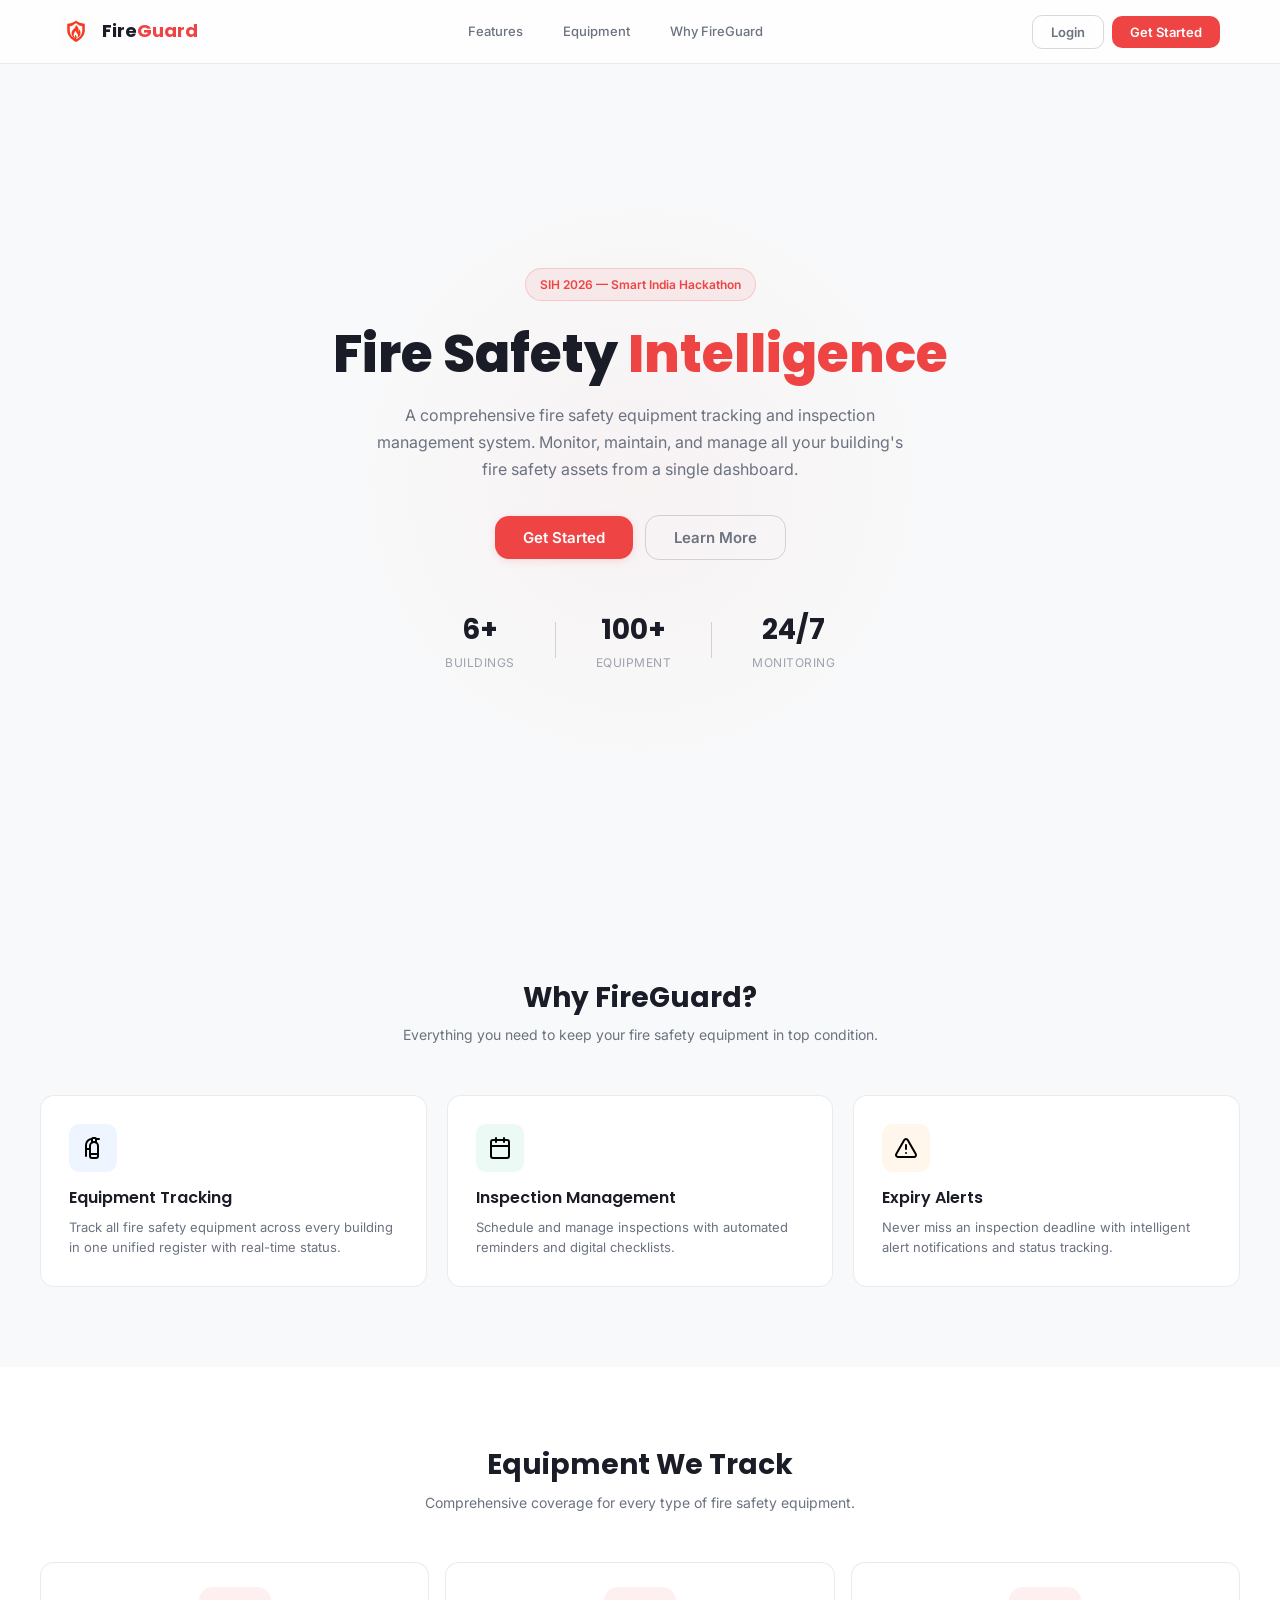
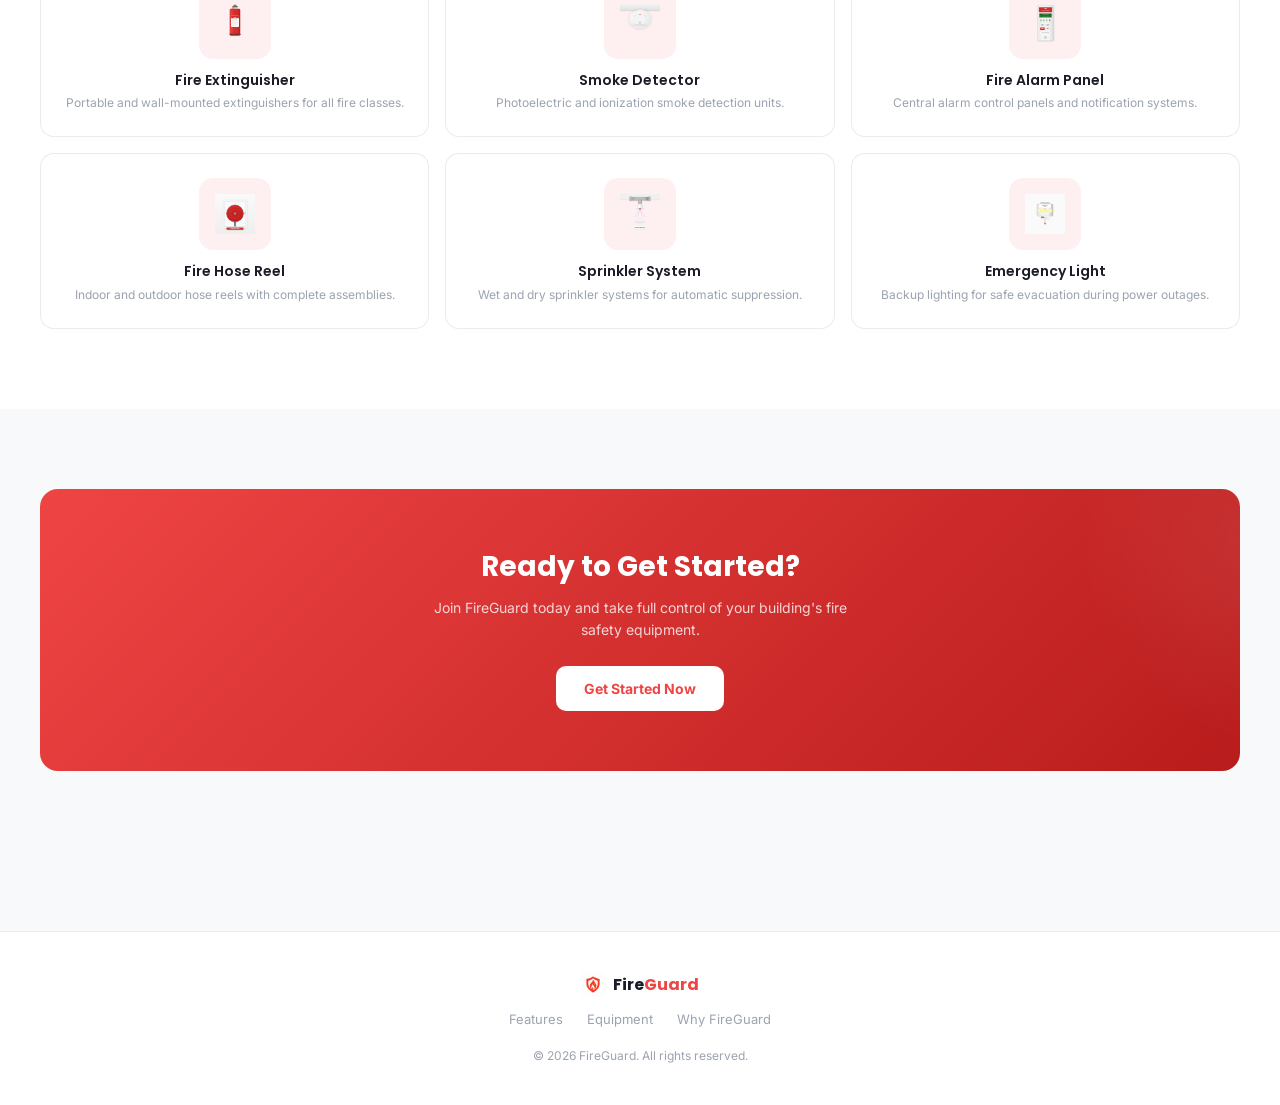
<file: equipment.html>
<!DOCTYPE html>
<html lang="en">
<head>
    <meta charset="UTF-8">
    <meta name="viewport" content="width=device-width, initial-scale=1.0">
    <title>Equipment — FireGuard</title>
    <link rel="icon" href="images/logos/logo.svg" type="image/svg+xml">
    <link rel="preconnect" href="https://fonts.googleapis.com">
    <link rel="preconnect" href="https://fonts.gstatic.com" crossorigin>
    <link href="https://fonts.googleapis.com/css2?family=Inter:wght@400;500;600;700&family=Poppins:wght@400;500;600;700;800&display=swap" rel="stylesheet">
    <link rel="stylesheet" href="css/components.css">
    <link rel="stylesheet" href="css/equipment.css">
    <link rel="stylesheet" href="css/responsive.css">
</head>
<body class="app-body">

    <!-- Loading Overlay -->
    <div id="page-loader" class="loading-overlay">
        <div class="loading-spinner"></div>
        <div class="loading-text">Loading equipment...</div>
    </div>

    <!-- Top Bar -->
    <header class="topbar">
        <div class="topbar-inner">
            <div class="topbar-left">
                <a href="dashboard.html" class="topbar-logo">
                    <img src="images/logos/logo.svg" alt="FireGuard" width="28" height="28">
                    <span class="topbar-logo-text">Fire<span>Guard</span></span>
                </a>
                <nav class="topbar-nav" id="topbar-nav">
                    <a href="dashboard.html" class="topbar-link">
                        <img src="icons/dashboard.svg" alt="" width="18" height="18">
                        Dashboard
                    </a>
                    <a href="equipment.html" class="topbar-link active">
                        <img src="icons/equipment.svg" alt="" width="18" height="18">
                        Equipment
                    </a>
                    <a href="add-equipment.html" class="topbar-link">
                        <img src="icons/add.svg" alt="" width="18" height="18">
                        Add New
                    </a>
                </nav>
            </div>
            <div class="topbar-right">
                <div class="topbar-search">
                    <img src="icons/search.svg" alt="" width="18" height="18">
                    <input type="text" placeholder="Search...">
                </div>
                <button class="topbar-notif" id="topbar-notif-btn">
                    <img src="icons/notification.svg" alt="Notifications" width="20" height="20">
                    <span id="notification-badge" class="topbar-notif-badge"></span>
                </button>
                <div id="notif-dropdown" class="notif-dropdown">
                    <div class="notif-dropdown-header">
                        <h3>Notifications</h3>
                        <button id="notif-mark-read" class="notif-mark-read">Mark all read</button>
                    </div>
                    <div id="notif-list" class="notif-list"></div>
                </div>
                <button class="topbar-hamburger" id="topbar-menu-btn">
                    <img src="icons/menu.svg" alt="Menu" width="22" height="22">
                </button>
                <div class="topbar-profile" id="topbar-profile">
                    <div class="avatar">SO</div>
                    <span id="topbar-username" class="topbar-username">Safety Officer</span>
                    <div id="profile-dropdown" class="profile-dropdown">
                        <button class="dropdown-item" id="dropdown-profile">
                            <img src="icons/profile.svg" alt="" width="16" height="16">
                            Profile
                        </button>
                        <button class="dropdown-item" id="dropdown-settings">
                            <img src="icons/settings.svg" alt="" width="16" height="16">
                            Settings
                        </button>
                        <div class="dropdown-divider"></div>
                        <button id="dropdown-logout" class="dropdown-item danger">
                            <img src="icons/logout.svg" alt="" width="16" height="16">
                            Sign Out
                        </button>
                    </div>
                </div>
            </div>
        </div>
    </header>

    <!-- Main Content -->
    <main class="container">

        <!-- Page Header -->
        <div class="eq-hero">
            <div class="eq-hero-bg"></div>
            <div class="eq-hero-content">
                <div class="eq-hero-left">
                    <h1 class="eq-hero-title">All Equipment</h1>
                    <p class="eq-hero-sub"><span id="equipment-count">40 items registered</span></p>
                </div>
                <div class="eq-hero-right">
                    <a href="add-equipment.html" class="eq-hero-btn">
                        <img src="icons/add.svg" alt="" width="16" height="16">
                        Add Equipment
                    </a>
                </div>
            </div>
        </div>

        <!-- Filter Bar -->
        <div class="filter-bar" id="eq-filter-bar">
            <div class="filter-bar-inner">
                <div class="filter-search">
                    <img src="icons/search.svg" alt="" width="16" height="16">
                    <input type="text" id="search-input" placeholder="Search equipment...">
                </div>
                <button class="filter-toggle-btn" id="filter-toggle">
                    <img src="icons/filter.svg" alt="" width="16" height="16">
                    Filters
                    <span class="filter-toggle-badge" id="filter-count" style="display:none">0</span>
                </button>
                <div class="view-toggle">
                    <button class="view-toggle-btn active" id="view-grid" title="Card View">
                        <svg width="18" height="18" viewBox="0 0 24 24" fill="none" stroke="currentColor" stroke-width="2"><rect x="3" y="3" width="7" height="7"/><rect x="14" y="3" width="7" height="7"/><rect x="3" y="14" width="7" height="7"/><rect x="14" y="14" width="7" height="7"/></svg>
                    </button>
                    <button class="view-toggle-btn" id="view-table" title="Table View">
                        <svg width="18" height="18" viewBox="0 0 24 24" fill="none" stroke="currentColor" stroke-width="2"><line x1="3" y1="6" x2="21" y2="6"/><line x1="3" y1="12" x2="21" y2="12"/><line x1="3" y1="18" x2="21" y2="18"/></svg>
                    </button>
                </div>
            </div>
            <div class="filter-panel" id="filter-panel">
                <div class="filter-panel-grid">
                    <select id="filter-type" class="filter-select">
                        <option value="">All Types</option>
                        <option value="Fire Extinguisher">Fire Extinguisher</option>
                        <option value="Smoke Detector">Smoke Detector</option>
                        <option value="Fire Alarm Panel">Fire Alarm Panel</option>
                        <option value="Fire Hose Reel">Fire Hose Reel</option>
                        <option value="Sprinkler System">Sprinkler System</option>
                        <option value="Emergency Light">Emergency Light</option>
                    </select>
                    <select id="filter-status" class="filter-select">
                        <option value="">All Status</option>
                        <option value="Valid">Valid</option>
                        <option value="Due Soon">Due Soon</option>
                        <option value="Overdue">Overdue</option>
                    </select>
                    <select id="filter-building" class="filter-select">
                        <option value="">All Buildings</option>
                    </select>
                    <select id="filter-floor" class="filter-select">
                        <option value="">All Floors</option>
                    </select>
                    <select id="sort-by" class="filter-select">
                        <option value="newest">Newest First</option>
                        <option value="oldest">Oldest First</option>
                        <option value="name-asc">Name A-Z</option>
                        <option value="name-desc">Name Z-A</option>
                        <option value="building">Building</option>
                    </select>
                    <button class="filter-clear" id="clear-filters">Clear All</button>
                </div>
            </div>
        </div>

        <!-- Grid View -->
        <div class="eq-grid" id="eq-grid"></div>

        <!-- Table View -->
        <div class="eq-table-wrap" id="eq-table-wrap">
            <table class="eq-table">
                <thead>
                    <tr>
                        <th>ID</th>
                        <th>Type</th>
                        <th>Building</th>
                        <th>Floor</th>
                        <th>Last Inspection</th>
                        <th>Next Due</th>
                        <th>Status</th>
                        <th>Remarks</th>
                        <th>Actions</th>
                    </tr>
                </thead>
                <tbody id="equipment-table-body"></tbody>
            </table>
        </div>

        <!-- Empty State -->
        <div class="eq-empty" id="equipment-empty">
            <img src="images/illustrations/empty-state.svg" alt="" width="180">
            <h3>No Equipment Found</h3>
            <p>Try adjusting your filters or add new equipment</p>
            <a href="add-equipment.html" class="btn btn-primary">Add Equipment</a>
        </div>

        <!-- Pagination -->
        <div class="eq-pagination" id="equipment-pagination">
            <span class="eq-page-info" id="pagination-info">Showing 1-9 of 20</span>
            <div class="eq-page-controls">
                <button class="eq-page-btn" id="pagination-prev" disabled>Prev</button>
                <div class="eq-page-nums" id="pagination-numbers"></div>
                <button class="eq-page-btn" id="pagination-next">Next</button>
            </div>
        </div>

    </main>

    <!-- Footer -->
    <footer class="app-footer">
        <div class="app-footer-inner">
            <div class="app-footer-left">
                <a href="dashboard.html" class="app-footer-logo">
                    <img src="images/logos/logo.svg" alt="FireGuard" width="20" height="20">
                    <span>Fire<b>Guard</b></span>
                </a>
                <span class="app-footer-copy">&copy; 2026 FireGuard. All rights reserved.</span>
            </div>
            <div class="app-footer-links">
                <a href="dashboard.html">Dashboard</a>
                <a href="equipment.html">Equipment</a>
                <a href="add-equipment.html">Add New</a>
            </div>
        </div>
    </footer>

    <!-- View Modal -->
    <div id="view-modal-overlay" class="modal-overlay">
        <div class="modal">
            <div class="modal-header">
                <h2>Equipment Details</h2>
                <button id="view-modal-close" class="modal-close">&times;</button>
            </div>
            <div id="view-modal-body" class="modal-body"></div>
            <div class="modal-footer">
                <button id="view-modal-close-btn" class="btn btn-ghost">Close</button>
                <a id="view-modal-edit-btn" class="btn btn-primary">Edit</a>
            </div>
        </div>
    </div>

    <!-- Delete Modal -->
    <div id="delete-modal-overlay" class="modal-overlay">
        <div class="modal">
            <div class="modal-header">
                <h2>Delete Equipment</h2>
                <button id="delete-modal-close" class="modal-close">&times;</button>
            </div>
            <div class="modal-body delete-modal-body">
                <img src="icons/overdue.svg" alt="" class="delete-warning-icon" width="48" height="48">
                <p>Are you sure?</p>
                <p id="delete-modal-equipment-name" class="delete-equip-name"></p>
            </div>
            <div class="modal-footer">
                <button id="delete-cancel-btn" class="btn btn-ghost">Cancel</button>
                <button id="delete-confirm-btn" class="btn btn-danger">Delete</button>
            </div>
        </div>
    </div>

    <!-- Profile Modal -->
    <div id="profile-modal-overlay" class="modal-overlay">
        <div class="modal profile-modal">
            <div class="modal-header">
                <h2>My Profile</h2>
                <button id="profile-modal-close" class="modal-close">&times;</button>
            </div>
            <div class="modal-body">
                <div class="profile-modal-top">
                    <div class="profile-modal-avatar" id="profile-modal-avatar">SO</div>
                    <div>
                        <h3 id="profile-modal-name">Safety Officer</h3>
                        <p id="profile-modal-role">Fire Safety Inspector</p>
                    </div>
                </div>
                <div class="profile-modal-fields">
                    <div class="profile-field">
                        <label>Full Name</label>
                        <input type="text" id="profile-name-input" class="form-input">
                    </div>
                    <div class="profile-field">
                        <label>Email</label>
                        <input type="email" id="profile-email-input" class="form-input">
                    </div>
                    <div class="profile-field">
                        <label>Role</label>
                        <input type="text" id="profile-role-input" class="form-input">
                    </div>
                </div>
            </div>
            <div class="modal-footer">
                <button id="profile-cancel-btn" class="btn btn-ghost">Cancel</button>
                <button id="profile-save-btn" class="btn btn-primary">Save Changes</button>
            </div>
        </div>
    </div>

    <!-- Settings Modal -->
    <div id="settings-modal-overlay" class="modal-overlay">
        <div class="modal settings-modal">
            <div class="modal-header">
                <h2>Settings</h2>
                <button id="settings-modal-close" class="modal-close">&times;</button>
            </div>
            <div class="modal-body">
                <div class="settings-group">
                    <div class="settings-row">
                        <div class="settings-row-info">
                            <h4>Desktop Notifications</h4>
                            <p>Show alerts for overdue and due-soon equipment</p>
                        </div>
                        <label class="toggle">
                            <input type="checkbox" id="setting-notifications" checked>
                            <span class="toggle-slider"></span>
                        </label>
                    </div>
                    <div class="settings-row">
                        <div class="settings-row-info">
                            <h4>Compact View</h4>
                            <p>Show more items per row on the equipment list</p>
                        </div>
                        <label class="toggle">
                            <input type="checkbox" id="setting-compact">
                            <span class="toggle-slider"></span>
                        </label>
                    </div>
                    <div class="settings-row">
                        <div class="settings-row-info">
                            <h4>Auto-refresh Dashboard</h4>
                            <p>Refresh stats every 60 seconds</p>
                        </div>
                        <label class="toggle">
                            <input type="checkbox" id="setting-autorefresh">
                            <span class="toggle-slider"></span>
                        </label>
                    </div>
                </div>
            </div>
            <div class="modal-footer">
                <button id="settings-cancel-btn" class="btn btn-ghost">Cancel</button>
                <button id="settings-save-btn" class="btn btn-primary">Save Settings</button>
            </div>
        </div>
    </div>

    <!-- Scripts -->
    <script src="js/data.js?v=2"></script>
    <script src="js/app.js?v=2"></script>
    <script src="js/equipment.js?v=2"></script>
    <script>
        window.addEventListener("load", function() {
            var loader = document.getElementById("page-loader");
            if (loader) { loader.classList.add("hidden"); setTimeout(function(){ loader.remove(); }, 300); }
        });
    </script>

</body>
</html>
</file>
<file: css/components.css>
/* ==========================================
   COMPONENTS.CSS — FireGuard Light Design System
   Complete reset, tokens, shared components
   ========================================== */

/* ---------- CSS Custom Properties ---------- */
:root {
    --bg-base: #F8F9FA;
    --bg-surface: #FFFFFF;
    --bg-elevated: #FFFFFF;
    --bg-hover: #F1F3F5;
    --bg-input: #FFFFFF;
    --bg-active: rgba(239, 68, 68, 0.06);

    --border: rgba(0, 0, 0, 0.08);
    --border-strong: rgba(0, 0, 0, 0.15);
    --border-focus: rgba(239, 68, 68, 0.5);

    --text-primary: #1A1D27;
    --text-secondary: #6B7280;
    --text-muted: #9CA3AF;
    --text-inverse: #FFFFFF;

    --accent: #EF4444;
    --accent-hover: #DC2626;
    --accent-muted: rgba(239, 68, 68, 0.08);
    --accent-glow: rgba(239, 68, 68, 0.15);

    --success: #10B981;
    --success-muted: rgba(16, 185, 129, 0.08);
    --warning: #F59E0B;
    --warning-muted: rgba(245, 158, 11, 0.08);
    --danger: #EF4444;
    --danger-muted: rgba(239, 68, 68, 0.08);
    --info: #3B82F6;
    --info-muted: rgba(59, 130, 246, 0.08);

    --font-heading: 'Poppins', sans-serif;
    --font-body: 'Inter', sans-serif;
    --font-mono: 'JetBrains Mono', 'Fira Code', monospace;

    --radius-sm: 6px;
    --radius: 10px;
    --radius-lg: 14px;
    --radius-xl: 18px;
    --radius-full: 9999px;

    --shadow-sm: 0 1px 2px rgba(0,0,0,0.05);
    --shadow: 0 4px 12px rgba(0,0,0,0.08);
    --shadow-lg: 0 12px 40px rgba(0,0,0,0.12);

    --transition: 0.2s ease;
    --transition-slow: 0.3s ease;

    --topbar-h: 56px;
    --container: 1200px;
}

/* ---------- Reset ---------- */
*, *::before, *::after {
    margin: 0;
    padding: 0;
    box-sizing: border-box;
}

html {
    scroll-behavior: smooth;
    -webkit-text-size-adjust: 100%;
}

body {
    font-family: var(--font-body);
    font-size: 14px;
    line-height: 1.6;
    color: var(--text-primary);
    background: var(--bg-base);
    -webkit-font-smoothing: antialiased;
    -moz-osx-font-smoothing: grayscale;
    overflow-x: hidden;
}

a {
    color: var(--accent);
    text-decoration: none;
    transition: color var(--transition);
}
a:hover { color: var(--accent-hover); }

img { max-width: 100%; height: auto; display: block; }

button, input, select, textarea {
    font-family: inherit;
    font-size: inherit;
    color: inherit;
    border: none;
    outline: none;
    background: none;
}

button { cursor: pointer; }

h1, h2, h3, h4, h5, h6 {
    font-family: var(--font-heading);
    font-weight: 600;
    line-height: 1.3;
    color: var(--text-primary);
}

/* ---------- Utility ---------- */
.container {
    max-width: var(--container);
    margin: 0 auto;
    padding: 0 20px;
}

.sr-only {
    position: absolute;
    width: 1px;
    height: 1px;
    padding: 0;
    margin: -1px;
    overflow: hidden;
    clip: rect(0,0,0,0);
    border: 0;
}

/* ---------- Buttons ---------- */
.btn {
    display: inline-flex;
    align-items: center;
    gap: 8px;
    padding: 10px 20px;
    font-size: 13px;
    font-weight: 600;
    border-radius: var(--radius);
    transition: all var(--transition);
    white-space: nowrap;
    line-height: 1;
}
.btn img { width: 16px; height: 16px; }

.btn-primary {
    background: var(--accent);
    color: #fff;
    box-shadow: 0 2px 8px var(--accent-glow);
}
.btn-primary:hover {
    background: var(--accent-hover);
    box-shadow: 0 4px 16px var(--accent-glow);
    transform: translateY(-1px);
}

.btn-ghost {
    background: transparent;
    color: var(--text-secondary);
    border: 1px solid var(--border-strong);
}
.btn-ghost:hover {
    background: var(--bg-hover);
    color: var(--text-primary);
    border-color: var(--text-muted);
}

.btn-danger {
    background: var(--danger);
    color: #fff;
}
.btn-danger:hover { background: #EF4444; }

.btn-success {
    background: var(--success);
    color: var(--text-inverse);
}
.btn-success:hover { background: #2CC084; }

.btn-sm {
    padding: 6px 12px;
    font-size: 12px;
    border-radius: var(--radius-sm);
}

.btn-lg {
    padding: 14px 28px;
    font-size: 15px;
    border-radius: var(--radius-lg);
}

.btn-icon {
    width: 36px;
    height: 36px;
    padding: 0;
    display: inline-flex;
    align-items: center;
    justify-content: center;
    border-radius: var(--radius);
    background: var(--bg-hover);
    color: var(--text-secondary);
}
.btn-icon:hover {
    background: var(--bg-elevated);
    color: var(--text-primary);
}
.btn-icon img { width: 18px; height: 18px; }

/* ---------- Form Elements ---------- */
.form-group {
    display: flex;
    flex-direction: column;
    gap: 6px;
}

.form-label {
    font-size: 12px;
    font-weight: 600;
    color: var(--text-secondary);
    text-transform: uppercase;
    letter-spacing: 0.5px;
}

.form-input,
.form-select,
.form-textarea {
    width: 100%;
    padding: 10px 14px;
    background: var(--bg-input);
    border: 1px solid var(--border-strong);
    border-radius: var(--radius);
    color: var(--text-primary);
    font-size: 14px;
    transition: border-color var(--transition), box-shadow var(--transition);
}

.form-input:focus,
.form-select:focus,
.form-textarea:focus {
    border-color: var(--accent);
    box-shadow: 0 0 0 3px var(--accent-muted);
}

.form-input::placeholder,
.form-textarea::placeholder {
    color: var(--text-muted);
}

.form-select {
    appearance: none;
    background-image: url("data:image/svg+xml,%3Csvg xmlns='http://www.w3.org/2000/svg' width='12' height='12' fill='%236B7280' viewBox='0 0 16 16'%3E%3Cpath d='M8 11L3 6h10z'/%3E%3C/svg%3E");
    background-repeat: no-repeat;
    background-position: right 12px center;
    padding-right: 32px;
    cursor: pointer;
}

.form-textarea {
    min-height: 80px;
    resize: vertical;
}

.form-error {
    font-size: 12px;
    color: var(--danger);
    min-height: 16px;
}

.form-group.has-error .form-input,
.form-group.has-error .form-select,
.form-group.has-error .form-textarea {
    border-color: var(--danger);
    background: var(--danger-muted);
}

/* ---------- Badges ---------- */
.badge {
    display: inline-flex;
    align-items: center;
    gap: 5px;
    padding: 4px 10px;
    font-size: 11px;
    font-weight: 600;
    border-radius: var(--radius-full);
    text-transform: uppercase;
    letter-spacing: 0.3px;
    line-height: 1;
}

.badge-success {
    background: var(--success-muted);
    color: var(--success);
}
.badge-warning {
    background: var(--warning-muted);
    color: var(--warning);
}
.badge-danger {
    background: var(--danger-muted);
    color: var(--danger);
}
.badge-info {
    background: var(--info-muted);
    color: var(--info);
}

/* ---------- Modals ---------- */
.modal-overlay {
    position: fixed;
    inset: 0;
    background: rgba(0, 0, 0, 0.4);
    backdrop-filter: blur(4px);
    display: none;
    align-items: center;
    justify-content: center;
    z-index: 1000;
    padding: 20px;
}

.modal {
    background: var(--bg-elevated);
    border: 1px solid var(--border-strong);
    border-radius: var(--radius-xl);
    width: 100%;
    max-width: 560px;
    max-height: 85vh;
    overflow-y: auto;
    box-shadow: var(--shadow-lg);
}

.modal-header {
    display: flex;
    align-items: center;
    justify-content: space-between;
    padding: 20px 24px;
    border-bottom: 1px solid var(--border);
}

.modal-title {
    font-size: 16px;
    font-weight: 600;
}

.modal-close {
    width: 32px;
    height: 32px;
    display: flex;
    align-items: center;
    justify-content: center;
    border-radius: var(--radius-sm);
    color: var(--text-muted);
    transition: all var(--transition);
}
.modal-close:hover {
    background: var(--bg-hover);
    color: var(--text-primary);
}

.modal-body {
    padding: 24px;
}

.modal-footer {
    display: flex;
    align-items: center;
    justify-content: flex-end;
    gap: 10px;
    padding: 16px 24px;
    border-top: 1px solid var(--border);
}

/* ---------- Toast Notifications ---------- */
.toast-container {
    position: fixed;
    bottom: 20px;
    right: 20px;
    z-index: 2000;
    display: flex;
    flex-direction: column;
    gap: 8px;
}

.toast {
    display: flex;
    align-items: center;
    gap: 10px;
    padding: 12px 16px;
    background: var(--bg-elevated);
    border: 1px solid var(--border-strong);
    border-radius: var(--radius);
    box-shadow: var(--shadow-lg);
    animation: toastIn 0.3s ease;
    max-width: 360px;
}

.toast-success { border-left: 3px solid var(--success); }
.toast-error { border-left: 3px solid var(--danger); }
.toast-warning { border-left: 3px solid var(--warning); }

.toast img { width: 18px; height: 18px; flex-shrink: 0; }
.toast-message { font-size: 13px; color: var(--text-primary); flex: 1; }

.toast-close {
    width: 24px;
    height: 24px;
    display: flex;
    align-items: center;
    justify-content: center;
    border-radius: var(--radius-sm);
    color: var(--text-muted);
    cursor: pointer;
    flex-shrink: 0;
}
.toast-close:hover {
    background: var(--bg-hover);
    color: var(--text-primary);
}

@keyframes toastIn {
    from { opacity: 0; transform: translateX(20px); }
    to { opacity: 1; transform: translateX(0); }
}
@keyframes toastOut {
    from { opacity: 1; transform: translateX(0); }
    to { opacity: 0; transform: translateX(20px); }
}

/* ---------- Scrollbar ---------- */
::-webkit-scrollbar { width: 6px; height: 6px; }
::-webkit-scrollbar-track { background: transparent; }
::-webkit-scrollbar-thumb { background: var(--border-strong); border-radius: 3px; }
::-webkit-scrollbar-thumb:hover { background: var(--text-muted); }

/* ---------- Selection ---------- */
::selection {
    background: var(--accent-muted);
    color: var(--text-primary);
}

/* ---------- Loading Overlay ---------- */
.loading-overlay {
    position: fixed;
    inset: 0;
    z-index: 9999;
    background: var(--bg-base);
    display: flex;
    flex-direction: column;
    align-items: center;
    justify-content: center;
    gap: 16px;
    transition: opacity 0.3s ease;
}
.loading-overlay.hidden {
    opacity: 0;
    pointer-events: none;
}
.loading-spinner {
    width: 36px;
    height: 36px;
    border: 3px solid var(--border-strong);
    border-top-color: var(--accent);
    border-radius: 50%;
    animation: loading-spin 0.7s linear infinite;
}
.loading-text {
    font-size: 13px;
    color: var(--text-muted);
}
@keyframes loading-spin {
    to { transform: rotate(360deg); }
}

/* ---------- Skeleton Pulse ---------- */
.skeleton {
    background: linear-gradient(90deg, var(--bg-hover) 25%, var(--bg-elevated) 50%, var(--bg-hover) 75%);
    background-size: 200% 100%;
    animation: skeleton-pulse 1.5s ease-in-out infinite;
    border-radius: var(--radius);
}
@keyframes skeleton-pulse {
    0% { background-position: 200% 0; }
    100% { background-position: -200% 0; }
}

/* ---------- Profile Dropdown ---------- */
.profile-dropdown {
    position: absolute;
    top: calc(100% + 8px);
    right: 0;
    width: 200px;
    background: var(--bg-elevated);
    border: 1px solid var(--border-strong);
    border-radius: var(--radius-lg);
    box-shadow: var(--shadow-lg);
    padding: 6px;
    display: none;
    z-index: 300;
}
.profile-dropdown.open { display: block; }

.dropdown-item {
    display: flex;
    align-items: center;
    gap: 10px;
    width: 100%;
    padding: 9px 12px;
    font-size: 13px;
    color: var(--text-secondary);
    border-radius: var(--radius-sm);
    transition: all var(--transition);
    text-align: left;
}
.dropdown-item:hover {
    background: var(--bg-hover);
    color: var(--text-primary);
}
.dropdown-item.danger { color: var(--danger); }
.dropdown-item.danger:hover { background: var(--danger-muted); }

.dropdown-divider {
    height: 1px;
    background: var(--border);
    margin: 4px 0;
}

/* ---------- Notification Dropdown ---------- */
.notif-dropdown {
    position: absolute;
    top: calc(100% + 8px);
    right: 48px;
    width: 360px;
    max-height: 420px;
    background: var(--bg-elevated);
    border: 1px solid var(--border-strong);
    border-radius: var(--radius-lg);
    box-shadow: var(--shadow-lg);
    display: none;
    z-index: 300;
    overflow: hidden;
}
.notif-dropdown.open { display: flex; flex-direction: column; }

.notif-dropdown-header {
    display: flex;
    align-items: center;
    justify-content: space-between;
    padding: 14px 16px;
    border-bottom: 1px solid var(--border);
}
.notif-dropdown-header h3 {
    font-size: 14px;
    font-weight: 600;
}
.notif-mark-read {
    font-size: 12px;
    color: var(--accent);
    font-weight: 500;
    cursor: pointer;
}
.notif-mark-read:hover { color: var(--accent-hover); }

.notif-list {
    overflow-y: auto;
    flex: 1;
}

.notif-item {
    display: flex;
    align-items: flex-start;
    gap: 10px;
    padding: 12px 16px;
    text-decoration: none;
    color: inherit;
    border-left: 3px solid transparent;
    transition: background var(--transition);
}
.notif-item:hover { background: var(--bg-hover); }
.notif-item-overdue { border-left-color: var(--danger); }
.notif-item-due { border-left-color: var(--warning); }

.notif-item-icon {
    width: 28px;
    height: 28px;
    border-radius: var(--radius-sm);
    display: flex;
    align-items: center;
    justify-content: center;
    flex-shrink: 0;
}
.notif-item-overdue .notif-item-icon { background: var(--danger-muted); }
.notif-item-due .notif-item-icon { background: var(--warning-muted); }

.notif-item-info { flex: 1; min-width: 0; }

.notif-item-title {
    font-size: 13px;
    font-weight: 600;
    color: var(--text-primary);
    line-height: 1.3;
}

.notif-item-meta {
    font-size: 11px;
    color: var(--text-muted);
    margin-top: 2px;
}

.notif-empty {
    text-align: center;
    padding: 32px 16px;
    color: var(--text-muted);
}
.notif-empty img { margin: 0 auto 8px; opacity: 0.6; }
.notif-empty p { font-size: 13px; }

/* ---------- Profile Modal ---------- */
.profile-modal { max-width: 440px; }

.profile-modal-top {
    display: flex;
    align-items: center;
    gap: 16px;
    margin-bottom: 24px;
    padding-bottom: 20px;
    border-bottom: 1px solid var(--border);
}

.profile-modal-avatar {
    width: 56px;
    height: 56px;
    border-radius: 50%;
    background: var(--accent);
    color: #fff;
    font-family: var(--font-heading);
    font-size: 20px;
    font-weight: 700;
    display: flex;
    align-items: center;
    justify-content: center;
    flex-shrink: 0;
}

.profile-modal-top h3 {
    font-size: 18px;
    margin-bottom: 2px;
}
.profile-modal-top p {
    font-size: 13px;
    color: var(--text-muted);
}

.profile-modal-fields {
    display: flex;
    flex-direction: column;
    gap: 16px;
}

.profile-field label {
    display: block;
    font-size: 12px;
    font-weight: 600;
    color: var(--text-secondary);
    text-transform: uppercase;
    letter-spacing: 0.5px;
    margin-bottom: 6px;
}

/* ---------- Settings Modal ---------- */
.settings-modal { max-width: 480px; }

.settings-group {
    display: flex;
    flex-direction: column;
}

.settings-row {
    display: flex;
    align-items: center;
    justify-content: space-between;
    gap: 16px;
    padding: 16px 0;
    border-bottom: 1px solid var(--border);
}
.settings-row:last-child { border-bottom: none; }

.settings-row-info h4 {
    font-size: 14px;
    font-weight: 600;
    margin-bottom: 2px;
}
.settings-row-info p {
    font-size: 12px;
    color: var(--text-muted);
}

/* ---------- Toggle Switch ---------- */
.toggle {
    position: relative;
    display: inline-block;
    width: 44px;
    height: 24px;
    flex-shrink: 0;
    cursor: pointer;
}
.toggle input { opacity: 0; width: 0; height: 0; }

.toggle-slider {
    position: absolute;
    inset: 0;
    background: var(--border-strong);
    border-radius: 12px;
    transition: all var(--transition);
}
.toggle-slider::before {
    content: "";
    position: absolute;
    left: 3px;
    top: 3px;
    width: 18px;
    height: 18px;
    border-radius: 50%;
    background: #fff;
    transition: all var(--transition);
    box-shadow: 0 1px 3px rgba(0,0,0,0.15);
}

.toggle input:checked + .toggle-slider { background: var(--accent); }
.toggle input:checked + .toggle-slider::before { transform: translateX(20px); }

/* ---------- App Footer ---------- */
.app-footer {
    margin-top: 40px;
    padding: 28px 20px;
    border-top: 1px solid var(--border);
    background: var(--bg-surface);
}
.app-footer-inner {
    max-width: var(--container);
    margin: 0 auto;
    display: flex;
    align-items: center;
    justify-content: space-between;
    gap: 16px;
    flex-wrap: wrap;
}
.app-footer-left {
    display: flex;
    align-items: center;
    gap: 8px;
}
.app-footer-logo {
    display: flex;
    align-items: center;
    gap: 8px;
    text-decoration: none;
}
.app-footer-logo img { width: 20px; height: 20px; }
.app-footer-logo span {
    font-family: var(--font-heading);
    font-size: 14px;
    font-weight: 700;
    color: var(--text-primary);
}
.app-footer-logo span b { color: var(--accent); }
.app-footer-copy {
    font-size: 12px;
    color: var(--text-muted);
}
.app-footer-links {
    display: flex;
    align-items: center;
    gap: 20px;
}
.app-footer-links a {
    font-size: 12px;
    color: var(--text-muted);
    text-decoration: none;
    transition: color var(--transition);
}
.app-footer-links a:hover { color: var(--text-secondary); }

@media (max-width: 600px) {
    .app-footer-inner {
        flex-direction: column;
        text-align: center;
    }
    .app-footer-links { gap: 16px; }
}
</file>
<file: css/landing.css>
/* ==========================================
   LANDING.CSS — FireGuard Landing Page (Light)
   ========================================== */

/* ---------- Landing Header ---------- */
.lg-header {
    position: fixed;
    top: 0;
    left: 0;
    right: 0;
    z-index: 100;
    height: 64px;
    background: rgba(255, 255, 255, 0.8);
    backdrop-filter: blur(12px);
    border-bottom: 1px solid var(--border);
    transition: box-shadow var(--transition);
}
.lg-header.scrolled {
    box-shadow: 0 4px 20px rgba(0, 0, 0, 0.08);
}

.lg-header-inner {
    max-width: var(--container);
    margin: 0 auto;
    padding: 0 20px;
    height: 100%;
    display: flex;
    align-items: center;
    justify-content: space-between;
}

.lg-logo {
    display: flex;
    align-items: center;
    gap: 10px;
    text-decoration: none;
}
.lg-logo img { width: 32px; height: 32px; }
.lg-logo-text {
    font-family: var(--font-heading);
    font-size: 18px;
    font-weight: 700;
    color: var(--text-primary);
}
.lg-logo-text span { color: var(--accent); }

.lg-nav {
    display: flex;
    align-items: center;
    gap: 8px;
}

.lg-nav-link {
    padding: 8px 16px;
    font-size: 13px;
    font-weight: 500;
    color: var(--text-secondary);
    text-decoration: none;
    border-radius: var(--radius);
    transition: all var(--transition);
}
.lg-nav-link:hover {
    color: var(--text-primary);
    background: var(--bg-hover);
}

.lg-nav-actions {
    display: flex;
    align-items: center;
    gap: 8px;
}

.lg-nav-btn {
    padding: 8px 18px;
    font-size: 13px;
    font-weight: 600;
    border-radius: var(--radius);
    text-decoration: none;
    transition: all var(--transition);
}

.lg-nav-btn-outline {
    color: var(--text-secondary);
    border: 1px solid var(--border-strong);
}
.lg-nav-btn-outline:hover {
    color: var(--text-primary);
    background: var(--bg-hover);
}

.lg-nav-btn-primary {
    background: var(--accent);
    color: #fff;
}
.lg-nav-btn-primary:hover {
    background: var(--accent-hover);
    transform: translateY(-1px);
    box-shadow: 0 4px 12px var(--accent-glow);
}

.lg-menu-toggle {
    display: none;
    width: 36px;
    height: 36px;
    align-items: center;
    justify-content: center;
    border-radius: var(--radius);
    color: var(--text-secondary);
}
.lg-menu-toggle:hover {
    background: var(--bg-hover);
    color: var(--text-primary);
}
.lg-menu-toggle img { width: 20px; height: 20px; }

/* ---------- Hero ---------- */
.lg-hero {
    min-height: 100vh;
    display: flex;
    align-items: center;
    justify-content: center;
    text-align: center;
    padding: 100px 20px 60px;
    position: relative;
    overflow: hidden;
}

.lg-hero::before {
    content: '';
    position: absolute;
    top: 20%;
    left: 50%;
    transform: translateX(-50%);
    width: 600px;
    height: 600px;
    background: radial-gradient(circle, var(--accent-muted) 0%, transparent 70%);
    opacity: 0.5;
    pointer-events: none;
}

.lg-hero-content {
    position: relative;
    z-index: 1;
    max-width: 720px;
}

.lg-hero-badge {
    display: inline-flex;
    align-items: center;
    gap: 6px;
    padding: 6px 14px;
    font-size: 12px;
    font-weight: 600;
    color: var(--accent);
    background: var(--accent-muted);
    border: 1px solid rgba(239, 68, 68, 0.2);
    border-radius: var(--radius-full);
    margin-bottom: 24px;
}

.lg-hero-title {
    font-family: var(--font-heading);
    font-size: 52px;
    font-weight: 800;
    line-height: 1.1;
    margin-bottom: 20px;
    color: var(--text-primary);
}
.lg-hero-title span { color: var(--accent); }

.lg-hero-desc {
    font-size: 16px;
    line-height: 1.7;
    color: var(--text-secondary);
    margin-bottom: 32px;
    max-width: 540px;
    margin-left: auto;
    margin-right: auto;
}

.lg-hero-actions {
    display: flex;
    align-items: center;
    justify-content: center;
    gap: 12px;
    margin-bottom: 48px;
}

.lg-hero-stats {
    display: flex;
    align-items: center;
    justify-content: center;
    gap: 40px;
}

.lg-hero-stat {
    text-align: center;
}
.lg-hero-stat-num {
    font-family: var(--font-heading);
    font-size: 28px;
    font-weight: 700;
    color: var(--text-primary);
}
.lg-hero-stat-label {
    font-size: 12px;
    color: var(--text-muted);
    text-transform: uppercase;
    letter-spacing: 0.5px;
}

.lg-hero-stat-divider {
    width: 1px;
    height: 36px;
    background: var(--border-strong);
}

/* ---------- Features Section ---------- */
.lg-section {
    padding: 80px 20px;
}

.lg-section-header {
    text-align: center;
    margin-bottom: 48px;
}

.lg-section-title {
    font-family: var(--font-heading);
    font-size: 28px;
    font-weight: 700;
    margin-bottom: 8px;
}

.lg-section-desc {
    font-size: 14px;
    color: var(--text-secondary);
    max-width: 480px;
    margin: 0 auto;
}

.lg-features-grid {
    max-width: var(--container);
    margin: 0 auto;
    display: grid;
    grid-template-columns: repeat(3, 1fr);
    gap: 20px;
}

.lg-feature-card {
    background: var(--bg-surface);
    border: 1px solid var(--border);
    border-radius: var(--radius-lg);
    padding: 28px;
    transition: all var(--transition);
}
.lg-feature-card:hover {
    border-color: var(--border-strong);
    transform: translateY(-2px);
    box-shadow: var(--shadow);
}

.lg-feature-icon {
    width: 48px;
    height: 48px;
    border-radius: var(--radius);
    display: flex;
    align-items: center;
    justify-content: center;
    margin-bottom: 16px;
}
.lg-feature-icon img { width: 24px; height: 24px; }
.lg-feature-icon.blue { background: var(--info-muted); }
.lg-feature-icon.green { background: var(--success-muted); }
.lg-feature-icon.orange { background: var(--warning-muted); }
.lg-feature-icon.red { background: var(--accent-muted); }

.lg-feature-title {
    font-family: var(--font-heading);
    font-size: 16px;
    font-weight: 600;
    margin-bottom: 8px;
}

.lg-feature-desc {
    font-size: 13px;
    color: var(--text-secondary);
    line-height: 1.6;
}

/* ---------- Equipment Types Section ---------- */
.lg-types-grid {
    max-width: var(--container);
    margin: 0 auto;
    display: grid;
    grid-template-columns: repeat(3, 1fr);
    gap: 16px;
}

.lg-type-card {
    background: var(--bg-surface);
    border: 1px solid var(--border);
    border-radius: var(--radius-lg);
    padding: 24px;
    text-align: center;
    transition: all var(--transition);
}
.lg-type-card:hover {
    border-color: var(--accent);
    transform: translateY(-2px);
}

.lg-type-img {
    width: 72px;
    height: 72px;
    margin: 0 auto 12px;
    background: var(--accent-muted);
    border-radius: var(--radius-lg);
    display: flex;
    align-items: center;
    justify-content: center;
    padding: 16px;
}
.lg-type-img img { width: 100%; height: 100%; object-fit: contain; }

.lg-type-name {
    font-family: var(--font-heading);
    font-size: 14px;
    font-weight: 600;
    margin-bottom: 4px;
}

.lg-type-desc {
    font-size: 12px;
    color: var(--text-muted);
}

/* ---------- CTA Section ---------- */
.lg-cta {
    background: linear-gradient(135deg, var(--accent) 0%, #B91C1C 100%);
    border-radius: var(--radius-xl);
    padding: 60px 40px;
    text-align: center;
    max-width: var(--container);
    margin: 0 auto 80px;
    position: relative;
    overflow: hidden;
}

.lg-cta::before {
    content: '';
    position: absolute;
    top: -50%;
    right: -20%;
    width: 400px;
    height: 400px;
    background: radial-gradient(circle, rgba(255,255,255,0.08) 0%, transparent 70%);
    pointer-events: none;
}

.lg-cta-title {
    font-family: var(--font-heading);
    font-size: 28px;
    font-weight: 700;
    color: #fff;
    margin-bottom: 12px;
    position: relative;
}

.lg-cta-desc {
    font-size: 14px;
    color: rgba(255, 255, 255, 0.8);
    margin-bottom: 24px;
    max-width: 440px;
    margin-left: auto;
    margin-right: auto;
    position: relative;
}

.lg-cta-btn {
    display: inline-flex;
    align-items: center;
    gap: 8px;
    padding: 14px 28px;
    background: #fff;
    color: var(--accent);
    font-size: 14px;
    font-weight: 700;
    border-radius: var(--radius);
    text-decoration: none;
    transition: all var(--transition);
    position: relative;
}
.lg-cta-btn:hover {
    transform: translateY(-2px);
    box-shadow: 0 8px 24px rgba(0, 0, 0, 0.15);
    color: var(--accent);
}

/* ---------- Footer ---------- */
.lg-footer {
    background: var(--bg-surface);
    border-top: 1px solid var(--border);
    padding: 40px 20px;
    text-align: center;
}

.lg-footer-logo {
    display: inline-flex;
    align-items: center;
    gap: 8px;
    margin-bottom: 12px;
}
.lg-footer-logo img { width: 24px; height: 24px; }
.lg-footer-logo span {
    font-family: var(--font-heading);
    font-size: 16px;
    font-weight: 700;
    color: var(--text-primary);
}
.lg-footer-logo span b { color: var(--accent); }

.lg-footer-links {
    display: flex;
    align-items: center;
    justify-content: center;
    gap: 24px;
    margin-bottom: 16px;
}
.lg-footer-links a {
    font-size: 13px;
    color: var(--text-muted);
    text-decoration: none;
}
.lg-footer-links a:hover { color: var(--text-secondary); }

.lg-footer-copy {
    font-size: 12px;
    color: var(--text-muted);
}

/* ---------- Responsive ---------- */
@media (max-width: 768px) {
    .lg-nav {
        display: none;
        position: absolute;
        top: 64px;
        left: 0;
        right: 0;
        background: var(--bg-surface);
        border-bottom: 1px solid var(--border);
        flex-direction: column;
        padding: 12px;
        gap: 4px;
    }
    .lg-nav.lg-nav-open { display: flex; }
    .lg-menu-toggle { display: flex; }
    .lg-nav-actions { display: none; }

    .lg-hero-title { font-size: 32px; }
    .lg-hero-desc { font-size: 14px; }
    .lg-hero-actions { flex-direction: column; }
    .lg-hero-stats { gap: 24px; }
    .lg-hero-stat-num { font-size: 22px; }

    .lg-features-grid,
    .lg-types-grid { grid-template-columns: 1fr; }

    .lg-cta { padding: 40px 20px; margin: 0 20px 60px; }
}

@media (max-width: 1024px) {
    .lg-features-grid { grid-template-columns: repeat(2, 1fr); }
    .lg-types-grid { grid-template-columns: repeat(2, 1fr); }
}
</file>
<file: css/login.css>
/* ==========================================
   LOGIN.CSS — FireGuard Login Modal (Light)
   Two-column popup: form left, branding right
   ========================================== */

/* ---------- Modal Overlay ---------- */
.login-modal-overlay {
    position: fixed;
    inset: 0;
    z-index: 1000;
    background: rgba(0, 0, 0, 0.4);
    backdrop-filter: blur(4px);
    display: flex;
    align-items: center;
    justify-content: center;
    padding: 20px;
    opacity: 0;
    visibility: hidden;
    transition: opacity 0.25s ease, visibility 0.25s ease;
}
.login-modal-overlay.login-modal-open {
    opacity: 1;
    visibility: visible;
}

/* ---------- Modal Container ---------- */
.login-modal {
    position: relative;
    width: 100%;
    max-width: 820px;
    background: var(--bg-surface);
    border-radius: var(--radius-xl);
    box-shadow: var(--shadow-lg);
    display: grid;
    grid-template-columns: 1fr 1fr;
    overflow: hidden;
    transform: scale(0.95) translateY(10px);
    transition: transform 0.25s ease;
}
.login-modal-overlay.login-modal-open .login-modal {
    transform: scale(1) translateY(0);
}

/* ---------- Close Button ---------- */
.login-modal-close {
    position: absolute;
    top: 14px;
    right: 14px;
    width: 32px;
    height: 32px;
    display: flex;
    align-items: center;
    justify-content: center;
    border-radius: var(--radius-sm);
    color: var(--text-muted);
    background: rgba(255, 255, 255, 0.8);
    border: none;
    cursor: pointer;
    z-index: 10;
    transition: all var(--transition);
}
.login-modal-close:hover {
    background: var(--bg-hover);
    color: var(--text-primary);
}

/* ---------- Left Side: Form ---------- */
.login-modal-left {
    padding: 40px 36px;
    display: flex;
    align-items: center;
    justify-content: center;
}

.login-modal-left-inner {
    width: 100%;
    max-width: 320px;
}

.login-logo {
    display: inline-flex;
    align-items: center;
    gap: 10px;
    margin-bottom: 28px;
    text-decoration: none;
}
.login-logo img { width: 36px; height: 36px; }
.login-logo-text {
    font-family: var(--font-heading);
    font-size: 20px;
    font-weight: 700;
    color: var(--text-primary);
}
.login-logo-text span { color: var(--accent); }

.login-title {
    font-family: var(--font-heading);
    font-size: 22px;
    font-weight: 700;
    margin-bottom: 4px;
    color: var(--text-primary);
}

.login-subtitle {
    font-size: 13px;
    color: var(--text-secondary);
    margin-bottom: 24px;
}

.login-form {
    display: flex;
    flex-direction: column;
    gap: 16px;
}

.login-field {
    display: flex;
    flex-direction: column;
    gap: 5px;
}

.login-field label {
    font-size: 12px;
    font-weight: 600;
    color: var(--text-secondary);
    text-transform: uppercase;
    letter-spacing: 0.5px;
}

.login-input-wrap {
    position: relative;
}

.login-input-wrap input {
    width: 100%;
    padding: 10px 14px 10px 38px;
    background: var(--bg-input);
    border: 1px solid var(--border-strong);
    border-radius: var(--radius);
    color: var(--text-primary);
    font-size: 14px;
    transition: border-color var(--transition), box-shadow var(--transition);
}

.login-input-wrap input:focus {
    border-color: var(--accent);
    box-shadow: 0 0 0 3px var(--accent-muted);
}

.login-input-wrap input::placeholder {
    color: var(--text-muted);
}

.login-input-icon {
    position: absolute;
    left: 12px;
    top: 50%;
    transform: translateY(-50%);
    width: 16px;
    height: 16px;
    opacity: 0.4;
}

.login-pw-toggle {
    position: absolute;
    right: 6px;
    top: 50%;
    transform: translateY(-50%);
    width: 32px;
    height: 32px;
    display: flex;
    align-items: center;
    justify-content: center;
    border-radius: var(--radius-sm);
    color: var(--text-muted);
}
.login-pw-toggle:hover {
    color: var(--text-secondary);
    background: var(--bg-hover);
}
.login-pw-toggle img { width: 18px; height: 18px; }

.login-error {
    display: none;
    align-items: center;
    gap: 8px;
    padding: 10px 14px;
    background: var(--danger-muted);
    border: 1px solid rgba(239, 68, 68, 0.15);
    border-radius: var(--radius);
    font-size: 13px;
    color: var(--danger);
}
.login-error img { width: 16px; height: 16px; flex-shrink: 0; }

.login-field-error {
    font-size: 12px;
    color: var(--danger);
    min-height: 16px;
}

.login-field.has-error input {
    border-color: var(--danger);
    background: var(--danger-muted);
}

.login-options {
    display: flex;
    align-items: center;
    justify-content: space-between;
}

.login-remember {
    display: flex;
    align-items: center;
    gap: 8px;
    cursor: pointer;
    font-size: 13px;
    color: var(--text-secondary);
}

.login-remember input[type="checkbox"] {
    display: none;
}

.login-checkbox {
    width: 18px;
    height: 18px;
    border: 2px solid var(--border-strong);
    border-radius: 4px;
    display: flex;
    align-items: center;
    justify-content: center;
    transition: all var(--transition);
    flex-shrink: 0;
}

.login-remember input:checked + .login-checkbox {
    background: var(--accent);
    border-color: var(--accent);
}
.login-remember input:checked + .login-checkbox::after {
    content: '';
    width: 5px;
    height: 9px;
    border: solid #fff;
    border-width: 0 2px 2px 0;
    transform: rotate(45deg);
    margin-bottom: 2px;
}

.login-forgot {
    font-size: 13px;
    color: var(--accent);
    text-decoration: none;
}
.login-forgot:hover { color: var(--accent-hover); }

.login-submit {
    width: 100%;
    padding: 12px;
    background: var(--accent);
    color: #fff;
    font-size: 14px;
    font-weight: 600;
    border-radius: var(--radius);
    cursor: pointer;
    transition: all var(--transition);
    display: flex;
    align-items: center;
    justify-content: center;
    gap: 8px;
}
.login-submit:hover {
    background: var(--accent-hover);
    box-shadow: 0 4px 16px var(--accent-glow);
}
.login-submit:disabled {
    opacity: 0.6;
    cursor: not-allowed;
}

.login-btn-loader {
    display: none;
    width: 18px;
    height: 18px;
    border: 2px solid rgba(255, 255, 255, 0.3);
    border-top-color: #fff;
    border-radius: 50%;
    animation: login-spin 0.6s linear infinite;
}

@keyframes login-spin {
    to { transform: rotate(360deg); }
}

.login-demo {
    text-align: center;
    font-size: 12px;
    color: var(--text-muted);
}
.login-demo strong {
    color: var(--text-secondary);
    font-family: var(--font-mono);
}

/* ---------- Divider ---------- */
.login-divider {
    display: flex;
    align-items: center;
    gap: 12px;
    margin: 4px 0;
}
.login-divider::before,
.login-divider::after {
    content: '';
    flex: 1;
    height: 1px;
    background: var(--border);
}
.login-divider span {
    font-size: 12px;
    color: var(--text-muted);
    text-transform: uppercase;
    letter-spacing: 0.5px;
}

/* ---------- Demo Login Button ---------- */
.login-demo-btn {
    width: 100%;
    padding: 11px 16px;
    background: var(--bg-surface);
    color: var(--text-primary);
    font-size: 14px;
    font-weight: 600;
    border: 1px solid var(--border-strong);
    border-radius: var(--radius);
    cursor: pointer;
    transition: all var(--transition);
    display: flex;
    align-items: center;
    justify-content: center;
    gap: 8px;
}
.login-demo-btn:hover {
    background: var(--accent-muted);
    border-color: var(--accent);
    color: var(--accent);
}
.login-demo-btn img { opacity: 0.7; }
.login-demo-btn:hover img { opacity: 1; }

/* ---------- Right Side: Branding ---------- */
.login-modal-right {
    background: linear-gradient(135deg, #EF4444 0%, #F97316 50%, #FBBF24 100%);
    display: flex;
    align-items: center;
    justify-content: center;
    padding: 40px 36px;
    position: relative;
    overflow: hidden;
}

.login-modal-right::before {
    content: '';
    position: absolute;
    top: -30%;
    right: -20%;
    width: 300px;
    height: 300px;
    background: radial-gradient(circle, rgba(255, 255, 255, 0.12) 0%, transparent 70%);
    pointer-events: none;
}

.login-modal-right::after {
    content: '';
    position: absolute;
    bottom: -20%;
    left: -15%;
    width: 250px;
    height: 250px;
    background: radial-gradient(circle, rgba(255, 255, 255, 0.08) 0%, transparent 70%);
    pointer-events: none;
}

.login-modal-right-content {
    position: relative;
    z-index: 1;
    text-align: center;
    color: #fff;
}

.login-modal-right-logo {
    width: 48px;
    height: 48px;
    margin-bottom: 20px;
    filter: brightness(0) invert(1);
}

.login-modal-right-content h3 {
    font-family: var(--font-heading);
    font-size: 26px;
    font-weight: 800;
    line-height: 1.2;
    margin-bottom: 12px;
    color: #fff;
}

.login-modal-right-content p {
    font-size: 14px;
    line-height: 1.6;
    color: rgba(255, 255, 255, 0.85);
    margin-bottom: 28px;
    max-width: 260px;
    margin-left: auto;
    margin-right: auto;
}

.login-modal-right-stats {
    display: flex;
    gap: 24px;
    justify-content: center;
}

.login-modal-right-stats div {
    text-align: center;
}

.login-modal-right-stats strong {
    display: block;
    font-family: var(--font-heading);
    font-size: 22px;
    font-weight: 700;
    color: #fff;
    line-height: 1;
    margin-bottom: 4px;
}

.login-modal-right-stats span {
    font-size: 11px;
    color: rgba(255, 255, 255, 0.75);
    text-transform: uppercase;
    letter-spacing: 0.5px;
}

/* ---------- Responsive ---------- */
@media (max-width: 768px) {
    .login-modal {
        grid-template-columns: 1fr;
        max-width: 420px;
    }
    .login-modal-right {
        display: none;
    }
    .login-modal-left {
        padding: 32px 24px;
    }
    .login-modal-close {
        background: var(--bg-hover);
    }
}

@media (max-width: 480px) {
    .login-modal-left {
        padding: 24px 20px;
    }
    .login-title { font-size: 18px; }
}
</file>
<file: css/responsive.css>
/* ==========================================
   RESPONSIVE.CSS — Breakpoints
   ========================================== */

@media (max-width: 1200px) {
    .dash-overview {
        grid-template-columns: 1fr;
    }
    .dash-ring-card {
        flex-direction: row;
        min-width: 0;
    }
    .dash-ring-legend {
        flex-direction: row;
        gap: 16px;
    }
    .dash-quick-stats {
        grid-template-columns: repeat(3, 1fr);
    }
}

@media (max-width: 1024px) {
    .dash-grid {
        grid-template-columns: 1fr;
    }
    .eq-grid {
        grid-template-columns: repeat(auto-fill, minmax(260px, 1fr));
    }
    .topbar-search { width: 180px; }
}

@media (max-width: 768px) {
    .dash-hero-content {
        flex-direction: column;
        align-items: flex-start;
        gap: 16px;
        padding: 24px 20px;
    }
    .dash-hero-title { font-size: 22px; }
    .dash-hero-btn { width: 100%; justify-content: center; }

    .topbar-nav { display: none; }
    .topbar-search { display: none; }
    .topbar-username { display: none; }
    .topbar-hamburger { display: flex; }

    .topbar-nav.mobile-open {
        display: flex;
        flex-direction: column;
        position: absolute;
        top: var(--topbar-h);
        left: 0;
        right: 0;
        background: var(--bg-surface);
        border-bottom: 1px solid var(--border);
        padding: 8px;
        gap: 2px;
        z-index: 200;
    }

    /* Mobile filter: top row = search + toggle + view toggle */
    .filter-bar-inner {
        flex-wrap: nowrap;
        gap: 8px;
    }
    .filter-search {
        min-width: 0;
        flex: 1;
    }
    .filter-search input {
        height: 36px;
        font-size: 14px;
    }
    .filter-toggle-btn {
        display: flex;
    }
    .filter-divider { display: none; }

    /* Mobile filter: panel is a collapsible dropdown */
    .filter-panel {
        display: none;
        padding-top: 12px;
        margin-top: 12px;
        border-top: 1px solid var(--border);
    }
    .filter-panel.open {
        display: block;
    }
    .filter-panel-grid {
        display: grid;
        grid-template-columns: repeat(2, 1fr);
        gap: 10px;
    }
    .filter-panel-grid .filter-select {
        min-width: 0;
        width: 100%;
    }
    .filter-panel-grid .filter-clear {
        grid-column: 1 / -1;
        display: flex;
        align-items: center;
        justify-content: center;
        padding: 10px;
        border: 1px dashed var(--border-strong);
        border-radius: var(--radius);
        font-size: 13px;
        font-weight: 500;
    }

    .page-header-inner {
        flex-direction: column;
        align-items: flex-start;
    }

    .eq-grid {
        grid-template-columns: 1fr;
    }

    .lg-hero-title { font-size: 32px; }
    .lg-hero-desc { font-size: 14px; }
    .lg-hero-actions { flex-direction: column; }
    .lg-hero-stats { gap: 20px; }
    .lg-hero-stat-num { font-size: 22px; }
    .lg-hero-stat-divider { display: none; }

    .lg-features-grid,
    .lg-types-grid { grid-template-columns: 1fr; }

    .lg-cta { padding: 40px 20px; margin: 0 20px 60px; }

    .modal { max-width: 100%; margin: 10px; }
    .modal-footer { flex-direction: column; }
    .modal-footer .btn { width: 100%; justify-content: center; }
}

@media (max-width: 600px) {
    .dash-overview {
        grid-template-columns: 1fr;
    }
    .dash-ring-card {
        flex-direction: column;
    }
    .dash-ring-legend {
        flex-direction: row;
        gap: 16px;
    }
    .dash-quick-stats {
        grid-template-columns: repeat(2, 1fr);
    }

    .dash-grid { gap: 16px; }

    .od-row {
        flex-wrap: wrap;
        gap: 8px;
    }
    .od-date { display: none; }

    .dash-status-bar-legend { gap: 10px; }
    .dash-status-bar-header { flex-direction: column; align-items: flex-start; gap: 8px; }

    .eq-card-img { height: 120px; }

    .filter-bar { padding: 10px 12px; }
    .filter-bar-inner { gap: 6px; }

    .page-header-left h1 { font-size: 18px; }

    .eq-pagination {
        flex-direction: column;
        align-items: center;
        gap: 12px;
    }

    .login-modal-left { padding: 28px 20px; }

    .topbar-profile { padding: 4px; }

    .notif-dropdown {
        position: fixed;
        top: var(--topbar-h);
        left: 0;
        right: 0;
        width: auto;
        max-height: 60vh;
        border-radius: 0;
        border-left: none;
        border-right: none;
    }
}

@media (max-width: 400px) {
    .container { padding: 0 12px; }
    .dash-hero-content { padding: 20px 16px; }
    .dash-hero-title { font-size: 20px; }

    .lg-hero-title { font-size: 26px; }
    .lg-hero-actions .btn { width: 100%; justify-content: center; }
    .lg-cta-title { font-size: 22px; }

    .topbar-logo-text { font-size: 14px; }

    .eq-card-img { height: 100px; padding: 12px; }

    .form-card { padding: 20px 16px; }
    .form-grid { grid-template-columns: 1fr; }

    /* Very small screens: single column filters */
    .filter-panel-grid {
        grid-template-columns: 1fr;
    }
}
</file>
<file: css/equipment.css>
/* ==========================================
   EQUIPMENT.CSS — Shared App Shell + Equipment Page
   Top bar, page headers, cards, table, pagination (Light Mode)
   ========================================== */

/* ---------- App Body ---------- */
.app-body {
    min-height: 100vh;
    background: var(--bg-base);
}

/* ---------- Top Bar ---------- */
.topbar {
    position: sticky;
    top: 0;
    z-index: 100;
    height: var(--topbar-h);
    background: rgba(255, 255, 255, 0.85);
    backdrop-filter: blur(12px);
    border-bottom: 1px solid var(--border);
    display: flex;
    align-items: center;
}

.topbar-inner {
    width: 100%;
    max-width: var(--container);
    margin: 0 auto;
    padding: 0 20px;
    display: flex;
    align-items: center;
    justify-content: space-between;
}

.topbar-left {
    display: flex;
    align-items: center;
    gap: 32px;
}

.topbar-logo {
    display: flex;
    align-items: center;
    gap: 10px;
    text-decoration: none;
}
.topbar-logo img { width: 28px; height: 28px; }
.topbar-logo-text {
    font-family: var(--font-heading);
    font-size: 16px;
    font-weight: 700;
    color: var(--text-primary);
}
.topbar-logo-text span { color: var(--accent); }

.topbar-nav {
    display: flex;
    align-items: center;
    gap: 4px;
}

.topbar-link {
    display: flex;
    align-items: center;
    gap: 6px;
    padding: 7px 14px;
    font-size: 13px;
    font-weight: 500;
    color: var(--text-secondary);
    border-radius: var(--radius);
    text-decoration: none;
    transition: all var(--transition);
}
.topbar-link img { width: 16px; height: 16px; opacity: 0.6; }
.topbar-link:hover {
    color: var(--text-primary);
    background: var(--bg-hover);
}
.topbar-link.active {
    color: var(--accent);
    background: var(--accent-muted);
}
.topbar-link.active img { opacity: 1; }

.topbar-right {
    display: flex;
    align-items: center;
    gap: 8px;
    position: relative;
}

.topbar-search {
    position: relative;
    width: 220px;
}
.topbar-search > img {
    position: absolute;
    left: 11px;
    top: 50%;
    transform: translateY(-50%);
    width: 16px;
    height: 16px;
    opacity: 0.4;
    pointer-events: none;
}
.topbar-search input {
    width: 100%;
    height: 36px;
    padding: 8px 12px 8px 34px;
    background: var(--bg-input);
    border: 1px solid var(--border);
    border-radius: var(--radius);
    color: var(--text-primary);
    font-size: 13px;
    transition: border-color var(--transition), box-shadow var(--transition);
}
.topbar-search input:focus {
    border-color: var(--accent);
    box-shadow: 0 0 0 3px var(--accent-muted);
}
.topbar-search input::placeholder { color: var(--text-muted); }

.topbar-notif {
    position: relative;
    width: 36px;
    height: 36px;
    display: flex;
    align-items: center;
    justify-content: center;
    border-radius: var(--radius);
    color: var(--text-secondary);
    transition: all var(--transition);
}
.topbar-notif:hover {
    background: var(--bg-hover);
    color: var(--text-primary);
}
.topbar-notif img { width: 18px; height: 18px; }
.topbar-notif-badge {
    position: absolute;
    top: 4px;
    right: 4px;
    min-width: 16px;
    height: 16px;
    padding: 0 4px;
    font-size: 10px;
    font-weight: 700;
    color: #fff;
    background: var(--accent);
    border-radius: var(--radius-full);
    display: none;
    align-items: center;
    justify-content: center;
    line-height: 1;
}

.topbar-profile {
    position: relative;
    display: flex;
    align-items: center;
    gap: 8px;
    padding: 4px 8px 4px 4px;
    border-radius: var(--radius);
    cursor: pointer;
    transition: background var(--transition);
}
.topbar-profile:hover { background: var(--bg-hover); }

.topbar-avatar,
.avatar {
    width: 32px;
    height: 32px;
    border-radius: var(--radius-full);
    background: linear-gradient(135deg, var(--accent), #B91C1C);
    display: flex;
    align-items: center;
    justify-content: center;
    font-size: 12px;
    font-weight: 700;
    color: #fff;
    flex-shrink: 0;
}

.topbar-username {
    font-size: 13px;
    font-weight: 500;
    color: var(--text-secondary);
}

.profile-dropdown {
    position: absolute;
    top: calc(100% + 8px);
    right: 0;
    min-width: 200px;
    background: var(--bg-elevated);
    border: 1px solid var(--border-strong);
    border-radius: var(--radius-lg);
    box-shadow: var(--shadow-lg);
    display: none;
    padding: 6px;
    z-index: 300;
}
.profile-dropdown.open { display: block; }

.profile-dropdown-item {
    display: flex;
    align-items: center;
    gap: 10px;
    padding: 10px 14px;
    font-size: 13px;
    color: var(--text-secondary);
    cursor: pointer;
    transition: all var(--transition);
    width: 100%;
    text-align: left;
}
.profile-dropdown-item img { width: 16px; height: 16px; opacity: 0.5; }
.profile-dropdown-item:hover {
    background: var(--bg-hover);
    color: var(--text-primary);
}
.profile-dropdown-item:hover img { opacity: 1; }
.profile-dropdown-divider {
    height: 1px;
    background: var(--border);
    margin: 4px 0;
}
.profile-dropdown-item.danger {
    color: var(--danger);
}
.profile-dropdown-item.danger:hover {
    background: var(--danger-muted);
}

/* ---------- Page Header ---------- */
.page-header {
    padding: 28px 0 20px;
}

.page-header-inner {
    display: flex;
    align-items: center;
    justify-content: space-between;
    gap: 16px;
    flex-wrap: wrap;
}

.page-header-left h1 {
    font-size: 22px;
    font-weight: 700;
    color: var(--text-primary);
    margin-bottom: 2px;
}

.page-header-subtitle {
    font-size: 13px;
    color: var(--text-secondary);
}

.page-header-right {
    display: flex;
    align-items: center;
    gap: 10px;
}

/* ---------- Equipment Hero Banner ---------- */
.eq-hero {
    position: relative;
    border-radius: var(--radius-lg);
    overflow: hidden;
    margin-bottom: 20px;
}

.eq-hero-bg {
    position: absolute;
    inset: 0;
    background: linear-gradient(135deg, #dc2626 0%, #ea580c 50%, #f97316 100%);
    z-index: 0;
}
.eq-hero-bg::after {
    content: "";
    position: absolute;
    inset: 0;
    background: url("data:image/svg+xml,%3Csvg width='60' height='60' viewBox='0 0 60 60' xmlns='http://www.w3.org/2000/svg'%3E%3Cg fill='none' fill-rule='evenodd'%3E%3Cg fill='%23ffffff' fill-opacity='0.06'%3E%3Cpath d='M36 34v-4h-2v4h-4v2h4v4h2v-4h4v-2h-4zm0-30V0h-2v4h-4v2h4v4h2V6h4V4h-4zM6 34v-4H4v4H0v2h4v4h2v-4h4v-2H6zM6 4V0H4v4H0v2h4v4h2V6h4V4H6z'/%3E%3C/g%3E%3C/g%3E%3C/svg%3E");
}

.eq-hero-content {
    position: relative;
    z-index: 1;
    display: flex;
    align-items: center;
    justify-content: space-between;
    padding: 28px 32px;
    gap: 16px;
}

.eq-hero-title {
    font-family: var(--font-heading);
    font-size: 26px;
    font-weight: 800;
    color: #fff;
    margin: 0 0 4px;
    line-height: 1.2;
}

.eq-hero-sub {
    font-size: 14px;
    color: rgba(255,255,255,0.8);
    margin: 0;
}

.eq-hero-right {
    flex-shrink: 0;
}

.eq-hero-btn {
    display: inline-flex;
    align-items: center;
    gap: 6px;
    padding: 10px 20px;
    border-radius: var(--radius);
    border: 1px solid rgba(255,255,255,0.3);
    background: rgba(255,255,255,0.15);
    color: #fff;
    font-size: 13px;
    font-weight: 600;
    cursor: pointer;
    transition: all var(--transition);
    backdrop-filter: blur(4px);
    text-decoration: none;
}
.eq-hero-btn:hover {
    background: rgba(255,255,255,0.25);
    border-color: rgba(255,255,255,0.5);
    color: #fff;
}
.eq-hero-btn img { filter: brightness(0) invert(1); opacity: 0.9; }

@media (max-width: 768px) {
    .eq-hero-content {
        flex-direction: column;
        align-items: flex-start;
        padding: 24px 20px;
    }
    .eq-hero-title { font-size: 22px; }
    .eq-hero-btn { width: 100%; justify-content: center; }
}

/* ---------- Equipment Filter Bar ---------- */
.filter-bar {
    position: sticky;
    top: var(--topbar-h);
    z-index: 50;
    background: var(--bg-surface);
    border: 1px solid var(--border);
    border-radius: var(--radius-lg);
    padding: 12px 16px;
    margin-bottom: 20px;
}

.filter-bar-inner {
    display: flex;
    align-items: center;
    gap: 10px;
    flex-wrap: wrap;
}

.filter-search {
    position: relative;
    flex: 1;
    min-width: 200px;
}
.filter-search > img {
    position: absolute;
    left: 12px;
    top: 50%;
    transform: translateY(-50%);
    width: 16px;
    height: 16px;
    opacity: 0.4;
    pointer-events: none;
}
.filter-search input {
    width: 100%;
    height: 38px;
    padding: 9px 12px 9px 38px;
    background: var(--bg-input);
    border: 1px solid var(--border);
    border-radius: var(--radius);
    color: var(--text-primary);
    font-size: 13px;
    transition: border-color var(--transition), box-shadow var(--transition);
}
.filter-search input:focus {
    border-color: var(--accent);
    box-shadow: 0 0 0 3px var(--accent-muted);
}
.filter-search input::placeholder { color: var(--text-muted); }

.filter-select {
    padding: 9px 32px 9px 12px;
    background: var(--bg-input);
    border: 1px solid var(--border);
    border-radius: var(--radius);
    color: var(--text-primary);
    font-size: 13px;
    appearance: none;
    background-image: url("data:image/svg+xml,%3Csvg xmlns='http://www.w3.org/2000/svg' width='12' height='12' fill='%236B7280' viewBox='0 0 16 16'%3E%3Cpath d='M8 11L3 6h10z'/%3E%3C/svg%3E");
    background-repeat: no-repeat;
    background-position: right 10px center;
    cursor: pointer;
    min-width: 120px;
}
.filter-select:focus {
    border-color: var(--accent);
    box-shadow: 0 0 0 3px var(--accent-muted);
}

.filter-divider {
    width: 1px;
    height: 28px;
    background: var(--border-strong);
}

.view-toggle {
    display: flex;
    background: var(--bg-input);
    border: 1px solid var(--border);
    border-radius: var(--radius);
    overflow: hidden;
}
.view-toggle-btn {
    width: 36px;
    height: 36px;
    display: flex;
    align-items: center;
    justify-content: center;
    color: var(--text-muted);
    transition: all var(--transition);
}
.view-toggle-btn:hover { color: var(--text-secondary); }
.view-toggle-btn.active {
    background: var(--bg-hover);
    color: var(--accent);
}
.view-toggle-btn img { width: 16px; height: 16px; }

.filter-clear {
    font-size: 12px;
    color: var(--accent);
    cursor: pointer;
    padding: 6px 10px;
    border-radius: var(--radius-sm);
    display: none;
    align-items: center;
    gap: 4px;
}
.filter-clear:hover { background: var(--accent-muted); }

/* ---------- Mobile Filter Toggle ---------- */
.filter-toggle-btn {
    display: none;
    align-items: center;
    gap: 6px;
    padding: 9px 14px;
    background: var(--bg-input);
    border: 1px solid var(--border);
    border-radius: var(--radius);
    color: var(--text-secondary);
    font-size: 13px;
    font-weight: 500;
    cursor: pointer;
    transition: all var(--transition);
    white-space: nowrap;
}
.filter-toggle-btn img { width: 16px; height: 16px; opacity: 0.6; }
.filter-toggle-btn:hover {
    border-color: var(--accent);
    color: var(--accent);
    background: var(--accent-muted);
}
.filter-toggle-btn.active {
    background: var(--accent-muted);
    border-color: var(--accent);
    color: var(--accent);
}
.filter-toggle-badge {
    min-width: 18px;
    height: 18px;
    padding: 0 5px;
    background: var(--accent);
    color: #fff;
    border-radius: var(--radius-full);
    font-size: 10px;
    font-weight: 700;
    display: flex;
    align-items: center;
    justify-content: center;
    line-height: 1;
}

.filter-panel {
    display: contents;
}

.filter-top-row {
    display: none;
}

/* ---------- Equipment Card Grid ---------- */
.eq-grid {
    display: grid;
    grid-template-columns: repeat(auto-fill, minmax(300px, 1fr));
    gap: 16px;
}

.eq-card {
    background: var(--bg-surface);
    border: 1px solid var(--border);
    border-radius: var(--radius-lg);
    overflow: hidden;
    cursor: pointer;
    transition: all var(--transition);
    position: relative;
}
.eq-card::before {
    content: '';
    position: absolute;
    top: 0;
    left: 0;
    right: 0;
    height: 3px;
    background: var(--accent);
    transform: scaleX(0);
    transition: transform var(--transition);
}
.eq-card:hover {
    border-color: var(--border-strong);
    transform: translateY(-2px);
    box-shadow: var(--shadow);
}
.eq-card:hover::before { transform: scaleX(1); }

.eq-card-img {
    width: 100%;
    height: 140px;
    object-fit: contain;
    background: var(--bg-hover);
    padding: 20px;
}

.eq-card-body {
    padding: 16px;
}

.eq-card-type {
    font-size: 11px;
    font-weight: 600;
    text-transform: uppercase;
    letter-spacing: 0.5px;
    color: var(--accent);
    margin-bottom: 4px;
}

.eq-card-name {
    font-family: var(--font-heading);
    font-size: 15px;
    font-weight: 600;
    color: var(--text-primary);
    margin-bottom: 2px;
}

.eq-card-id {
    font-family: var(--font-mono);
    font-size: 12px;
    color: var(--text-muted);
    margin-bottom: 12px;
}

.eq-card-meta {
    display: flex;
    flex-direction: column;
    gap: 6px;
}

.eq-card-meta-row {
    display: flex;
    align-items: center;
    gap: 6px;
    font-size: 12px;
    color: var(--text-secondary);
}
.eq-card-meta-row img { width: 14px; height: 14px; opacity: 0.5; }
.eq-card-meta-row strong { color: var(--text-primary); font-weight: 500; }

.eq-card-footer {
    display: flex;
    align-items: center;
    justify-content: space-between;
    padding: 12px 16px;
    border-top: 1px solid var(--border);
}

.eq-badge {
    display: inline-flex;
    align-items: center;
    gap: 5px;
    padding: 4px 10px;
    font-size: 11px;
    font-weight: 600;
    border-radius: var(--radius-full);
}
.eq-badge::before {
    content: '';
    width: 6px;
    height: 6px;
    border-radius: 50%;
}
.eq-badge-valid { background: var(--success-muted); color: var(--success); }
.eq-badge-valid::before { background: var(--success); }
.eq-badge-due { background: var(--warning-muted); color: var(--warning); }
.eq-badge-due::before { background: var(--warning); }
.eq-badge-overdue { background: var(--danger-muted); color: var(--danger); }
.eq-badge-overdue::before { background: var(--danger); }

.eq-card-actions {
    display: flex;
    align-items: center;
    gap: 4px;
}

.eq-card-action {
    width: 30px;
    height: 30px;
    display: flex;
    align-items: center;
    justify-content: center;
    border-radius: var(--radius-sm);
    color: var(--text-muted);
    transition: all var(--transition);
    text-decoration: none;
}
.eq-card-action:hover {
    background: var(--bg-hover);
    color: var(--text-primary);
}
.eq-card-action img { width: 14px; height: 14px; }
.eq-card-action-delete:hover {
    background: var(--danger-muted);
    color: var(--danger);
}

/* ---------- Equipment Table ---------- */
.eq-table-wrap {
    background: var(--bg-surface);
    border: 1px solid var(--border);
    border-radius: var(--radius-lg);
    overflow: hidden;
    display: none;
}

.eq-table {
    width: 100%;
    border-collapse: collapse;
}

.eq-table th {
    padding: 12px 16px;
    font-size: 11px;
    font-weight: 600;
    text-transform: uppercase;
    letter-spacing: 0.5px;
    color: var(--text-muted);
    text-align: left;
    background: var(--bg-hover);
    border-bottom: 1px solid var(--border);
}

.eq-table td {
    padding: 12px 16px;
    font-size: 13px;
    color: var(--text-secondary);
    border-bottom: 1px solid var(--border);
}

.eq-table tr:last-child td { border-bottom: none; }

.eq-table tr {
    transition: background var(--transition);
    cursor: pointer;
}
.eq-table tbody tr:hover {
    background: var(--bg-hover);
}

.eq-table-id {
    font-family: var(--font-mono);
    font-size: 12px;
    color: var(--accent);
}

.eq-table-actions {
    display: flex;
    gap: 4px;
}

/* ---------- Empty State ---------- */
.eq-empty {
    display: none;
    flex-direction: column;
    align-items: center;
    justify-content: center;
    padding: 60px 20px;
    text-align: center;
}
.eq-empty img { width: 160px; opacity: 0.3; margin-bottom: 16px; }
.eq-empty h3 { font-size: 16px; color: var(--text-secondary); margin-bottom: 4px; }
.eq-empty p { font-size: 13px; color: var(--text-muted); margin-bottom: 20px; }

/* ---------- Pagination ---------- */
.eq-pagination {
    display: flex;
    align-items: center;
    justify-content: space-between;
    gap: 16px;
    margin-top: 20px;
    padding-top: 16px;
    border-top: 1px solid var(--border);
    flex-wrap: wrap;
}

.eq-page-info {
    font-size: 13px;
    color: var(--text-muted);
}

.eq-page-controls {
    display: flex;
    align-items: center;
    gap: 4px;
}

.eq-page-btn {
    padding: 7px 14px;
    border-radius: var(--radius);
    background: var(--bg-surface);
    border: 1px solid var(--border);
    font-size: 13px;
    font-weight: 500;
    color: var(--text-secondary);
    cursor: pointer;
    transition: all var(--transition);
}
.eq-page-btn:hover:not(:disabled) {
    border-color: var(--accent);
    color: var(--accent);
    background: var(--accent-muted);
}
.eq-page-btn:disabled {
    opacity: 0.3;
    cursor: not-allowed;
}

.eq-page-nums {
    display: flex;
    align-items: center;
    gap: 2px;
}

.eq-page-num {
    width: 32px;
    height: 32px;
    border-radius: var(--radius);
    background: var(--bg-surface);
    border: 1px solid var(--border);
    display: flex;
    align-items: center;
    justify-content: center;
    font-size: 13px;
    font-weight: 500;
    color: var(--text-secondary);
    cursor: pointer;
    transition: all var(--transition);
}
.eq-page-num:hover {
    border-color: var(--accent);
    color: var(--accent);
}
.eq-page-num-active {
    background: var(--accent) !important;
    color: #fff !important;
    border-color: var(--accent) !important;
    box-shadow: 0 2px 8px var(--accent-glow);
}

/* ---------- View Modal Detail Rows ---------- */
.view-row {
    display: flex;
    align-items: flex-start;
    padding: 10px 0;
    border-bottom: 1px solid var(--border);
}
.view-row:last-child { border-bottom: none; }
.view-label {
    width: 140px;
    flex-shrink: 0;
    font-size: 12px;
    font-weight: 600;
    color: var(--text-muted);
    text-transform: uppercase;
    letter-spacing: 0.3px;
    padding-top: 2px;
}
.view-value {
    font-size: 14px;
    color: var(--text-primary);
    word-break: break-word;
}

/* ---------- Delete Modal ---------- */
.delete-modal-icon {
    width: 48px;
    height: 48px;
    border-radius: var(--radius-full);
    background: var(--danger-muted);
    display: flex;
    align-items: center;
    justify-content: center;
    margin: 0 auto 16px;
}
.delete-modal-icon img { width: 24px; height: 24px; }
.delete-modal-msg {
    text-align: center;
    font-size: 14px;
    color: var(--text-secondary);
    margin-bottom: 4px;
}
.delete-modal-name {
    text-align: center;
    font-size: 14px;
    font-weight: 600;
    color: var(--text-primary);
    margin-bottom: 20px;
}
.delete-modal-actions {
    display: flex;
    gap: 10px;
    justify-content: center;
}

/* ---------- Hamburger (mobile) ---------- */
.topbar-hamburger {
    display: none;
    width: 36px;
    height: 36px;
    align-items: center;
    justify-content: center;
    border-radius: var(--radius);
    color: var(--text-secondary);
}
.topbar-hamburger:hover {
    background: var(--bg-hover);
    color: var(--text-primary);
}
.topbar-hamburger img { width: 20px; height: 20px; }
</file>
<file: css/form.css>
/* ==========================================
   FORM.CSS — Add/Edit Equipment Form Styles
   FireGuard — Fire Safety Equipment Manager
   Light Mode
   ========================================== */

/* ------------------------------------------
   FORM MAIN CONTENT
   ------------------------------------------ */
.form-main {
    padding: 28px;
    max-width: 900px;
    margin: 0 auto;
    display: flex;
    flex-direction: column;
    gap: 20px;
}

/* ------------------------------------------
   PAGE HEADER
   ------------------------------------------ */
.form-page-header {
    margin-bottom: 4px;
}

.form-page-title {
    font-family: var(--font-heading);
    font-size: 24px;
    font-weight: 700;
    color: var(--text-primary);
    margin-bottom: 4px;
}

.form-page-subtitle {
    font-size: 14px;
    color: var(--text-secondary);
}

/* ------------------------------------------
   FORM CARD — STEP CONTAINER
   ------------------------------------------ */
.form-card {
    background: var(--bg-surface);
    border: 1px solid var(--border);
    border-radius: var(--radius-lg);
    padding: 24px;
    box-shadow: var(--shadow-sm);
    position: relative;
    overflow: hidden;
}

.form-card-step {
    display: flex;
    flex-direction: column;
}

/* ------------------------------------------
   STEP BADGE
   ------------------------------------------ */
.form-card-step-badge {
    position: absolute;
    top: 24px;
    right: 24px;
    width: 36px;
    height: 36px;
    border-radius: var(--radius-full);
    background: linear-gradient(135deg, #dc2626, #ea580c);
    color: #fff;
    font-family: var(--font-heading);
    font-size: 15px;
    font-weight: 700;
    display: flex;
    align-items: center;
    justify-content: center;
    box-shadow: 0 2px 8px rgba(220,38,38,0.25);
}

/* ------------------------------------------
   FORM CARD HEADER
   ------------------------------------------ */
.form-card-header {
    margin-bottom: 20px;
    padding-right: 48px;
}

.form-card-title {
    font-family: var(--font-heading);
    font-size: 16px;
    font-weight: 700;
    color: var(--text-primary);
    margin-bottom: 4px;
}

.form-card-desc {
    font-size: 13px;
    color: var(--text-secondary);
    margin: 0;
}

/* ------------------------------------------
   FORM CARD BODY
   ------------------------------------------ */
.form-card-body {
    display: flex;
    flex-direction: column;
    gap: 16px;
}

/* ------------------------------------------
   FORM CARD GRID — TWO-COLUMN LAYOUT
   ------------------------------------------ */
.form-card-grid {
    display: grid;
    grid-template-columns: repeat(2, 1fr);
    gap: 20px;
}

/* ------------------------------------------
   EQUIPMENT TYPE PREVIEW CARD
   ------------------------------------------ */
.form-type-card {
    background: var(--bg-surface);
    border: 1px solid var(--border);
    border-radius: var(--radius-lg);
    padding: 24px;
    box-shadow: var(--shadow-sm);
}

.form-type-card-inner {
    display: flex;
    align-items: center;
    gap: 24px;
}

.form-type-preview {
    width: 100px;
    height: 100px;
    background: var(--accent-muted);
    border-radius: var(--radius-lg);
    display: flex;
    align-items: center;
    justify-content: center;
    flex-shrink: 0;
    padding: 18px;
    transition: background 0.3s ease;
}

.form-type-preview img {
    width: 64px;
    height: 64px;
    object-fit: contain;
}

.form-type-info {
    flex: 1;
    display: flex;
    flex-direction: column;
    gap: 8px;
}

.form-type-info .form-label {
    margin-bottom: 0;
}

.form-type-hint {
    font-size: 13px;
    color: var(--text-muted);
    font-style: italic;
}

/* ------------------------------------------
   FORM SECTIONS
   ------------------------------------------ */
.form-section {
    background: var(--bg-surface);
    border: 1px solid var(--border);
    border-radius: var(--radius-lg);
    padding: 24px;
    box-shadow: var(--shadow-sm);
}

.form-section-title {
    font-family: var(--font-heading);
    font-size: 15px;
    font-weight: 600;
    color: var(--text-primary);
    margin-bottom: 20px;
    padding-bottom: 12px;
    border-bottom: 1px solid var(--border);
}

/* ------------------------------------------
   FORM GRID
   ------------------------------------------ */
.form-grid {
    display: grid;
    grid-template-columns: repeat(2, 1fr);
    gap: 20px;
}

.form-full {
    grid-column: 1 / -1;
}

/* ------------------------------------------
   FORM GROUP
   ------------------------------------------ */
.form-group {
    display: flex;
    flex-direction: column;
    gap: 6px;
}

.form-group .form-label {
    font-size: 12px;
    font-weight: 600;
    color: var(--text-secondary);
    text-transform: uppercase;
    letter-spacing: 0.5px;
}

.form-group .form-input,
.form-group .form-select,
.form-group .form-textarea {
    width: 100%;
    padding: 10px 14px;
    background: var(--bg-input);
    border: 1px solid var(--border-strong);
    border-radius: var(--radius);
    color: var(--text-primary);
    font-size: 14px;
    transition: border-color var(--transition), box-shadow var(--transition);
}

.form-group .form-input:focus,
.form-group .form-select:focus,
.form-group .form-textarea:focus {
    border-color: var(--accent);
    box-shadow: 0 0 0 3px var(--accent-muted);
}

.form-group .form-input::placeholder,
.form-group .form-textarea::placeholder {
    color: var(--text-muted);
}

.form-group .form-input[readonly] {
    background: var(--bg-hover);
    color: var(--text-secondary);
    cursor: not-allowed;
}

.form-group .form-select {
    appearance: none;
    background-image: url("data:image/svg+xml,%3Csvg xmlns='http://www.w3.org/2000/svg' width='12' height='12' fill='%236B7280' viewBox='0 0 16 16'%3E%3Cpath d='M8 11L3 6h10z'/%3E%3C/svg%3E");
    background-repeat: no-repeat;
    background-position: right 12px center;
    padding-right: 32px;
    cursor: pointer;
}

.form-group .form-textarea {
    min-height: 80px;
    resize: vertical;
}

.form-error {
    font-size: 12px;
    color: var(--danger);
    min-height: 16px;
}

/* ------------------------------------------
   FORM GROUP — ERROR STATE
   ------------------------------------------ */
.form-group.has-error .form-input,
.form-group.has-error .form-select,
.form-group.has-error .form-textarea {
    border-color: var(--danger);
    background: var(--danger-muted);
}

.form-group.has-error .form-input:focus,
.form-group.has-error .form-select:focus,
.form-group.has-error .form-textarea:focus {
    box-shadow: 0 0 0 3px rgba(239, 68, 68, 0.15);
}

/* ------------------------------------------
   DATE INPUT — LIGHT STYLING
   ------------------------------------------ */
.form-group .form-input[type="date"] {
    color-scheme: light;
}

.form-group .form-input[type="date"]::-webkit-calendar-picker-indicator {
    filter: none;
    cursor: pointer;
}

/* ------------------------------------------
   FORM ACTIONS
   ------------------------------------------ */
.form-actions {
    display: flex;
    align-items: center;
    justify-content: flex-end;
    gap: 12px;
    padding-top: 8px;
}

.btn-lg {
    padding: 12px 24px;
    font-size: 14px;
    font-weight: 600;
}

/* ------------------------------------------
   NOT FOUND STATE (Edit Page)
   ------------------------------------------ */
.edit-not-found {
    display: flex;
    flex-direction: column;
    align-items: center;
    justify-content: center;
    padding: 80px 20px;
    text-align: center;
    gap: 14px;
}

.edit-not-found-icon {
    width: 80px;
    height: 80px;
    background: var(--bg-elevated);
    border-radius: 50%;
    display: flex;
    align-items: center;
    justify-content: center;
    margin-bottom: 8px;
}

.edit-not-found-icon img {
    width: 40px;
    height: 40px;
    opacity: 0.4;
}

.edit-not-found h3 {
    font-family: var(--font-heading);
    font-size: 18px;
    font-weight: 700;
    color: var(--text-primary);
}

.edit-not-found p {
    font-size: 14px;
    color: var(--text-secondary);
    margin-bottom: 12px;
}

/* ------------------------------------------
   FORM SUCCESS MESSAGE
   ------------------------------------------ */
.form-success {
    display: flex;
    flex-direction: column;
    align-items: center;
    justify-content: center;
    padding: 60px 20px;
    text-align: center;
    gap: 12px;
}

.form-success-icon {
    width: 64px;
    height: 64px;
    background: var(--success-muted);
    border-radius: 50%;
    display: flex;
    align-items: center;
    justify-content: center;
    margin-bottom: 8px;
}

.form-success h3 {
    font-family: var(--font-heading);
    font-size: 20px;
    font-weight: 600;
    color: var(--text-primary);
}

.form-success p {
    font-size: 14px;
    color: var(--text-secondary);
    margin-bottom: 16px;
}

.form-success-actions {
    display: flex;
    gap: 12px;
}

/* ------------------------------------------
   RESPONSIVE
   ------------------------------------------ */
@media (max-width: 768px) {
    .form-card-grid {
        grid-template-columns: 1fr;
    }
}

@media (max-width: 600px) {
    .form-main {
        padding: 20px 16px;
    }

    .form-type-card-inner {
        flex-direction: column;
        text-align: center;
    }

    .form-grid {
        grid-template-columns: 1fr;
    }

    .form-section {
        padding: 20px 16px;
    }

    .form-actions {
        flex-direction: column;
    }

    .form-actions .btn {
        width: 100%;
        justify-content: center;
    }
}
</file>
<file: css/dashboard.css>
/* ==========================================
   DASHBOARD.CSS — Dashboard Page (Light)
   Hero, ring, status bar, categories, overdue
   ========================================== */

/* ---------- Hero Banner ---------- */
.dash-hero {
    position: relative;
    border-radius: var(--radius-lg);
    overflow: hidden;
    margin-bottom: 20px;
}

.dash-hero-bg {
    position: absolute;
    inset: 0;
    background: linear-gradient(135deg, #dc2626 0%, #ea580c 50%, #f97316 100%);
    z-index: 0;
}
.dash-hero-bg::after {
    content: "";
    position: absolute;
    inset: 0;
    background: url("data:image/svg+xml,%3Csvg width='60' height='60' viewBox='0 0 60 60' xmlns='http://www.w3.org/2000/svg'%3E%3Cg fill='none' fill-rule='evenodd'%3E%3Cg fill='%23ffffff' fill-opacity='0.06'%3E%3Cpath d='M36 34v-4h-2v4h-4v2h4v4h2v-4h4v-2h-4zm0-30V0h-2v4h-4v2h4v4h2V6h4V4h-4zM6 34v-4H4v4H0v2h4v4h2v-4h4v-2H6zM6 4V0H4v4H0v2h4v4h2V6h4V4H6z'/%3E%3C/g%3E%3C/g%3E%3C/svg%3E");
}

.dash-hero-content {
    position: relative;
    z-index: 1;
    display: flex;
    align-items: center;
    justify-content: space-between;
    padding: 28px 32px;
}

.dash-hero-title {
    font-family: var(--font-heading);
    font-size: 26px;
    font-weight: 800;
    color: #fff;
    margin: 0 0 4px;
    line-height: 1.2;
}

.dash-hero-sub {
    font-size: 14px;
    color: rgba(255,255,255,0.8);
    margin: 0;
}

.dash-hero-right {
    flex-shrink: 0;
}

.dash-hero-btn {
    display: inline-flex;
    align-items: center;
    gap: 6px;
    padding: 10px 20px;
    border-radius: var(--radius);
    border: 1px solid rgba(255,255,255,0.3);
    background: rgba(255,255,255,0.15);
    color: #fff;
    font-size: 13px;
    font-weight: 500;
    cursor: pointer;
    transition: all var(--transition);
    backdrop-filter: blur(4px);
}
.dash-hero-btn:hover {
    background: rgba(255,255,255,0.25);
    border-color: rgba(255,255,255,0.5);
}
.dash-hero-btn img { opacity: 0.9; }

/* ---------- Overview Row (Ring + Quick Stats) ---------- */
.dash-overview {
    display: grid;
    grid-template-columns: auto 1fr;
    gap: 20px;
    margin-bottom: 20px;
}

/* -- Ring Card -- */
.dash-ring-card {
    background: var(--bg-surface);
    border: 1px solid var(--border);
    border-radius: var(--radius-lg);
    padding: 24px;
    display: flex;
    flex-direction: column;
    align-items: center;
    gap: 20px;
    min-width: 220px;
}

.dash-ring-wrap {
    position: relative;
    width: 160px;
    height: 160px;
}

.dash-ring {
    width: 100%;
    height: 100%;
    border-radius: 50%;
    position: relative;
    display: flex;
    align-items: center;
    justify-content: center;
}

.dash-ring-center {
    width: 100px;
    height: 100px;
    border-radius: 50%;
    background: var(--bg-surface);
    display: flex;
    flex-direction: column;
    align-items: center;
    justify-content: center;
    position: relative;
    z-index: 2;
}

.dash-ring-num {
    font-family: var(--font-heading);
    font-size: 32px;
    font-weight: 700;
    color: var(--text-primary);
    line-height: 1;
}

.dash-ring-label {
    font-size: 11px;
    color: var(--text-muted);
    text-transform: uppercase;
    letter-spacing: 0.5px;
    margin-top: 2px;
}

/* -- Ring Legend -- */
.dash-ring-legend {
    display: flex;
    flex-direction: column;
    gap: 8px;
    width: 100%;
}

.dash-ring-legend-item {
    display: flex;
    align-items: center;
    gap: 8px;
    font-size: 13px;
}

.dash-dot {
    width: 10px;
    height: 10px;
    border-radius: 50%;
    flex-shrink: 0;
}
.dash-dot.green  { background: var(--success); }
.dash-dot.orange { background: var(--warning); }
.dash-dot.red    { background: var(--danger); }

.dash-dot-label {
    flex: 1;
    color: var(--text-secondary);
}

.dash-dot-count {
    font-weight: 600;
    color: var(--text-primary);
    font-variant-numeric: tabular-nums;
}

/* -- Quick Stats Grid -- */
.dash-quick-stats {
    display: grid;
    grid-template-columns: repeat(3, 1fr);
    gap: 12px;
}

.dash-quick {
    background: var(--bg-surface);
    border: 1px solid var(--border);
    border-radius: var(--radius-lg);
    padding: 16px;
    display: flex;
    align-items: center;
    gap: 12px;
    text-decoration: none;
    color: inherit;
    transition: all var(--transition);
}
.dash-quick:hover {
    border-color: var(--border-strong);
    transform: translateY(-1px);
    box-shadow: var(--shadow-sm);
}

.dash-quick-icon {
    width: 36px;
    height: 36px;
    border-radius: var(--radius);
    background: var(--accent-muted);
    display: flex;
    align-items: center;
    justify-content: center;
    flex-shrink: 0;
    padding: 7px;
}
.dash-quick-icon img { width: 100%; height: 100%; object-fit: contain; }

.dash-quick-info { flex: 1; min-width: 0; }

.dash-quick-num {
    font-family: var(--font-heading);
    font-size: 20px;
    font-weight: 700;
    color: var(--text-primary);
    line-height: 1;
    display: block;
    margin-bottom: 2px;
}

.dash-quick-label {
    font-size: 11px;
    color: var(--text-muted);
    white-space: nowrap;
    overflow: hidden;
    text-overflow: ellipsis;
}

/* ---------- Status Breakdown Bar ---------- */
.dash-status-bar {
    background: var(--bg-surface);
    border: 1px solid var(--border);
    border-radius: var(--radius-lg);
    padding: 16px 20px;
    margin-bottom: 20px;
}

.dash-status-bar-header {
    display: flex;
    align-items: center;
    justify-content: space-between;
    margin-bottom: 12px;
}

.dash-status-bar-header h2 {
    font-family: var(--font-heading);
    font-size: 14px;
    font-weight: 600;
    color: var(--text-primary);
}

.dash-status-bar-legend {
    display: flex;
    gap: 16px;
}

.legend-item {
    display: flex;
    align-items: center;
    gap: 6px;
    font-size: 12px;
    color: var(--text-muted);
}

.legend-dot {
    width: 8px;
    height: 8px;
    border-radius: 50%;
    flex-shrink: 0;
}
.legend-dot.green  { background: var(--success); }
.legend-dot.orange { background: var(--warning); }
.legend-dot.red    { background: var(--danger); }

.dash-status-bar-track {
    height: 8px;
    border-radius: 4px;
    background: var(--bg-hover);
    display: flex;
    overflow: hidden;
}

.status-bar-seg {
    height: 100%;
    transition: width 0.4s ease;
}
.status-bar-seg + .status-bar-seg { margin-left: 2px; }
.status-bar-green  { background: var(--success); }
.status-bar-orange { background: var(--warning); }
.status-bar-red    { background: var(--danger); }

.status-bar-empty {
    height: 100%;
    display: flex;
    align-items: center;
    justify-content: center;
    font-size: 12px;
    color: var(--text-muted);
}

/* ---------- Dashboard Two-Column ---------- */
.dash-grid {
    display: grid;
    grid-template-columns: 1fr 1fr;
    gap: 20px;
}

/* ---------- Dash Card (Panel) ---------- */
.dash-card {
    background: var(--bg-surface);
    border: 1px solid var(--border);
    border-radius: var(--radius-lg);
    overflow: hidden;
}

.dash-card-header {
    display: flex;
    align-items: center;
    justify-content: space-between;
    padding: 16px 20px;
    border-bottom: 1px solid var(--border);
}

.dash-card-header h2 {
    font-family: var(--font-heading);
    font-size: 14px;
    font-weight: 600;
    color: var(--text-primary);
}

.view-all-link {
    font-size: 12px;
    color: var(--accent);
    text-decoration: none;
    display: flex;
    align-items: center;
    gap: 4px;
    font-weight: 500;
}
.view-all-link:hover { color: var(--accent-hover); }

.dash-card-body {
    padding: 8px 0;
    max-height: 420px;
    overflow-y: auto;
}

/* ---------- Category Rows ---------- */
.cat-row {
    display: flex;
    align-items: center;
    gap: 12px;
    padding: 10px 20px;
    text-decoration: none;
    color: inherit;
    transition: background var(--transition);
}
.cat-row:hover {
    background: var(--bg-hover);
}

.cat-row-icon {
    width: 36px;
    height: 36px;
    border-radius: var(--radius-sm);
    background: var(--accent-muted);
    display: flex;
    align-items: center;
    justify-content: center;
    flex-shrink: 0;
    padding: 8px;
}
.cat-row-icon img { width: 100%; height: 100%; object-fit: contain; }

.cat-row-info { flex: 1; min-width: 0; }

.cat-row-name {
    font-size: 13px;
    font-weight: 600;
    color: var(--text-primary);
    margin-bottom: 2px;
}

.cat-row-meta {
    font-size: 11px;
    color: var(--text-muted);
}

.cat-row-bar {
    display: flex;
    width: 80px;
    height: 4px;
    border-radius: 2px;
    overflow: hidden;
    background: var(--bg-hover);
    flex-shrink: 0;
}

.bar-ok   { background: var(--success); }
.bar-warn { background: var(--warning); }
.bar-bad  { background: var(--danger); }

/* ---------- Overdue Section ---------- */
.dash-overdue .dash-card-header {
    background: var(--danger-muted);
}

.od-list {
    padding: 8px 0;
    max-height: 420px;
    overflow-y: auto;
}

.od-row {
    display: flex;
    align-items: center;
    gap: 10px;
    padding: 10px 20px;
    border-left: 3px solid transparent;
    transition: all var(--transition);
}
.od-row:hover {
    background: var(--bg-hover);
    border-left-color: var(--danger);
}

.od-severity {
    width: 3px;
    height: 24px;
    border-radius: 2px;
    background: var(--danger);
    flex-shrink: 0;
}

.od-img {
    width: 32px;
    height: 32px;
    border-radius: var(--radius-sm);
    background: var(--accent-muted);
    display: flex;
    align-items: center;
    justify-content: center;
    flex-shrink: 0;
    padding: 6px;
}
.od-img img { width: 100%; height: 100%; object-fit: contain; }

.od-info { flex: 1; min-width: 0; }

.od-name {
    font-size: 13px;
    font-weight: 600;
    color: var(--text-primary);
    line-height: 1.3;
}

.od-meta {
    font-size: 11px;
    color: var(--text-muted);
    display: flex;
    align-items: center;
    gap: 4px;
    flex-wrap: wrap;
}
.od-meta img { width: 12px; height: 12px; opacity: 0.5; }

.od-tag {
    font-family: var(--font-mono);
    font-size: 11px;
    color: var(--text-muted);
}

.od-actions {
    display: flex;
    gap: 4px;
    flex-shrink: 0;
}

.od-btn {
    width: 28px;
    height: 28px;
    display: flex;
    align-items: center;
    justify-content: center;
    border-radius: var(--radius-sm);
    background: var(--bg-hover);
    border: 1px solid var(--border);
    color: var(--text-muted);
    cursor: pointer;
    transition: all var(--transition);
}
.od-btn:hover {
    background: var(--bg-elevated);
    color: var(--text-primary);
    border-color: var(--border-strong);
}
.od-btn.od-view:hover { color: var(--accent); }
.od-btn.od-edit:hover { color: var(--info); }

.od-empty {
    text-align: center;
    padding: 32px 20px;
}

.od-empty-icon {
    width: 40px;
    height: 40px;
    border-radius: 50%;
    background: var(--success-muted);
    display: flex;
    align-items: center;
    justify-content: center;
    margin: 0 auto 12px;
}

.od-empty h4 {
    color: var(--text-secondary);
    font-size: 14px;
    font-weight: 600;
    margin: 0 0 4px;
}

.od-empty p {
    color: var(--text-muted);
    font-size: 13px;
    margin: 0;
}

.od-more {
    text-align: center;
    padding: 10px 20px;
    border-top: 1px solid var(--border);
}
.od-more a {
    font-size: 12px;
    color: var(--accent);
    text-decoration: none;
    font-weight: 500;
}
.od-more a:hover { color: var(--accent-hover); }
</file>
